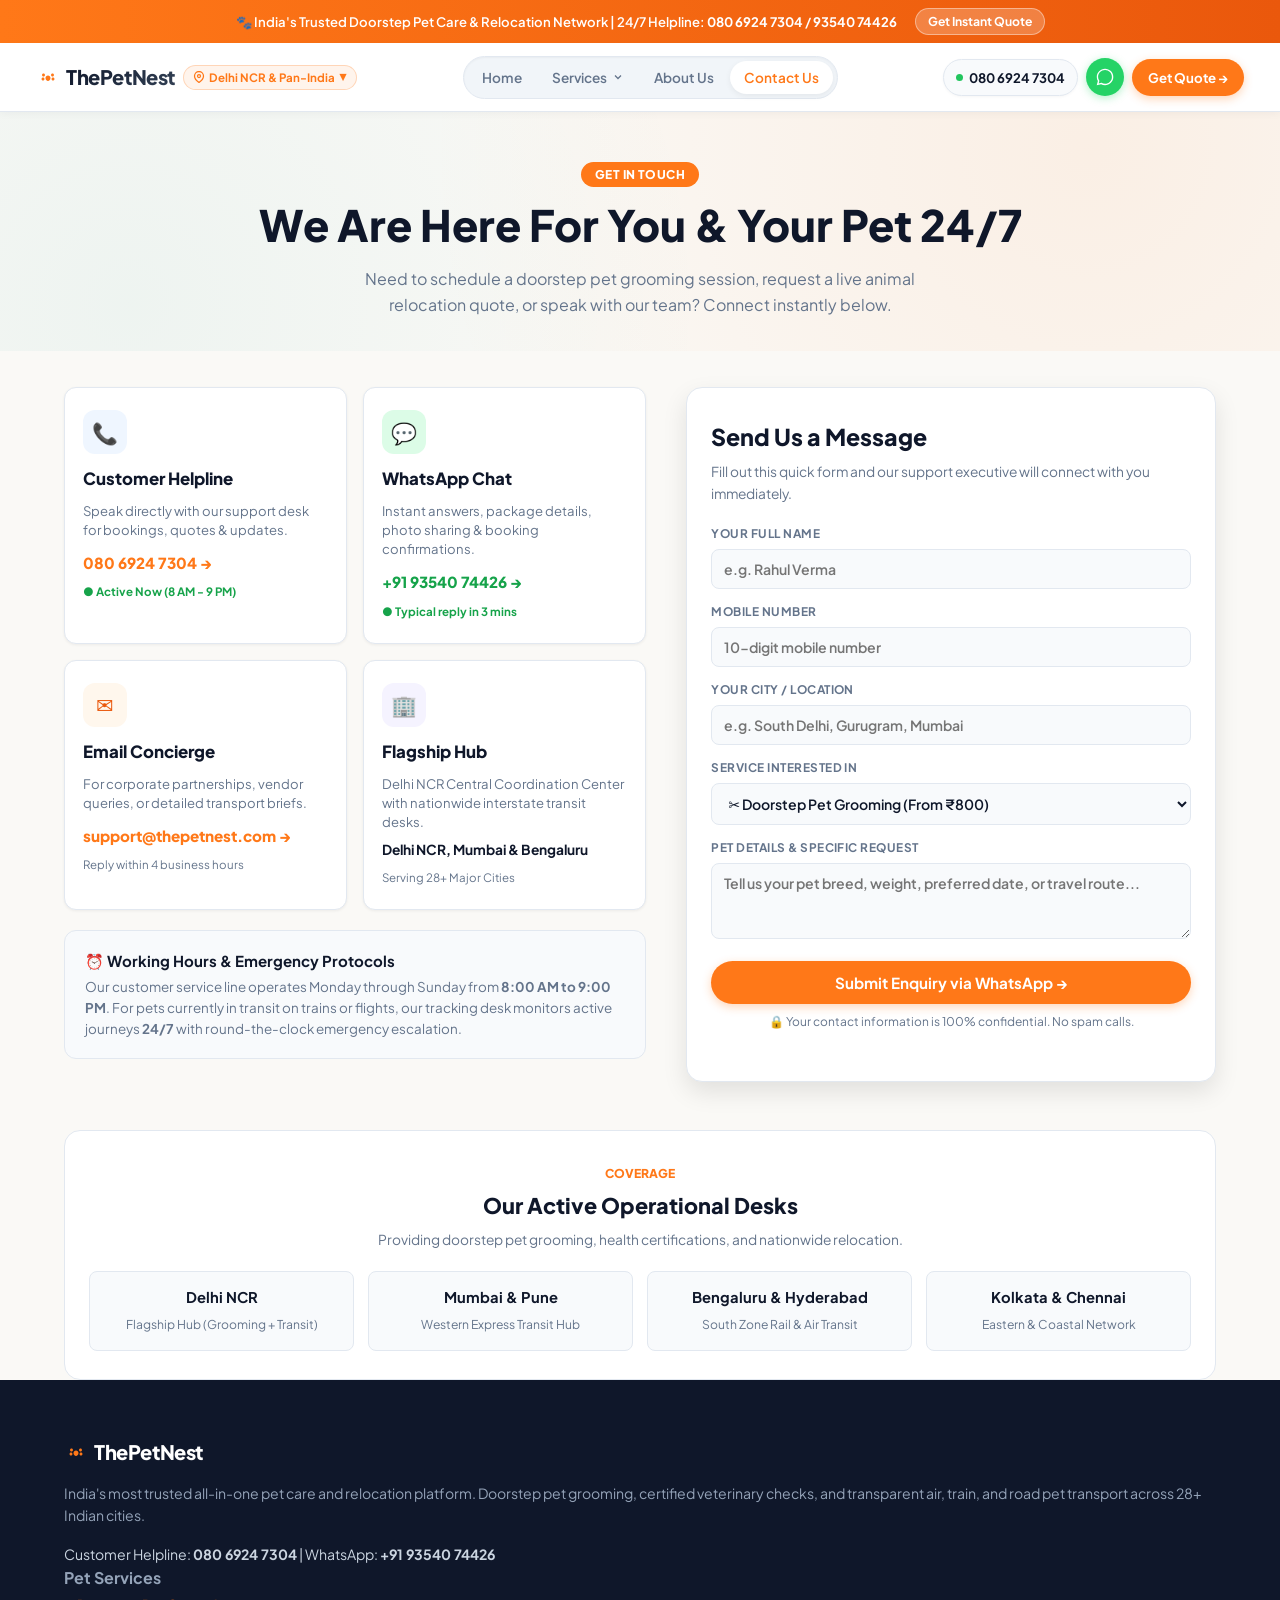
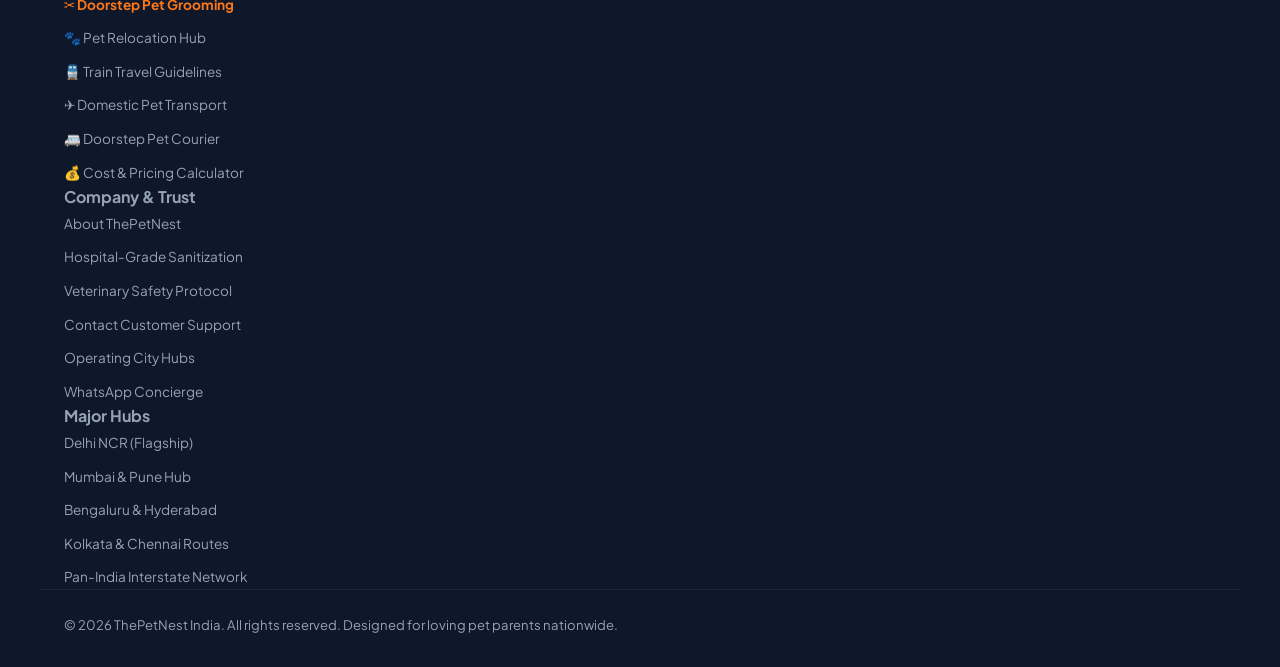
<file: contact.html>
﻿<!DOCTYPE html>
<html lang="en">
<head>
  <meta charset="UTF-8">
  <meta name="viewport" content="width=device-width, initial-scale=1.0">
  <title>Contact Us | ThePetNest - 24/7 Pet Care &amp; Relocation Support</title>
  <meta name="description" content="Get in touch with ThePetNest. Call 080 6924 7304 or chat on WhatsApp +91 93540 74426 for instant pet grooming bookings and relocation quotes across India.">
  <link rel="canonical" href="https://thepetnest.com/contact.html">
  <link rel="icon" type="image/png" href="//dm6g3jbka53hp.cloudfront.net/static-images/thepetnest-favicon.png">
  <link rel="preconnect" href="https://fonts.googleapis.com">
  <link rel="preconnect" href="https://fonts.gstatic.com" crossorigin>
  <link href="https://fonts.googleapis.com/css2?family=Plus+Jakarta+Sans:wght@400;500;600;700;800&display=swap" rel="stylesheet">
  <link rel="stylesheet" href="styles.css">
  <style>
    /* === 14-INCH LAPTOP & MOBILE OPTIMIZED NAV STYLES === */
    :root {
      --primary: #FF7818;
      --primary-hover: #E0650D;
      --primary-light: #FFF4EC;
      --text-dark: #0F172A;
      --text-muted: #64748B;
      --border-color: #E2E8F0;
      --radius-sm: 8px;
      --radius-md: 12px;
      --radius-lg: 16px;
      --shadow-sm: 0 1px 3px rgba(0,0,0,0.06);
      --shadow-md: 0 4px 12px rgba(0,0,0,0.08);
      --shadow-lg: 0 10px 25px rgba(0,0,0,0.1);
      --transition: all 0.2s cubic-bezier(0.16, 1, 0.3, 1);
    }

    * { box-sizing: border-box; }
    body { margin: 0; padding: 0; overflow-x: hidden; width: 100%; }

    .top-bar-alert {
      background: linear-gradient(90deg, #FF7818 0%, #EA580C 100%);
      color: #FFF;
      text-align: center;
      padding: 8px 14px;
      font-size: 0.82rem;
      font-weight: 600;
      display: flex;
      align-items: center;
      justify-content: center;
      gap: 12px;
      flex-wrap: wrap;
    }
    .top-bar-alert a {
      background: rgba(255, 255, 255, 0.22);
      color: #FFF;
      padding: 3px 12px;
      border-radius: 9999px;
      font-weight: 700;
      font-size: 0.76rem;
      text-decoration: none;
      border: 1px solid rgba(255,255,255,0.4);
    }
    .top-bar-alert a:hover { background: #FFF; color: var(--primary); }

    .site-header {
      background: rgba(255, 255, 255, 0.98);
      backdrop-filter: blur(12px);
      position: sticky;
      top: 0;
      z-index: 1000;
      border-bottom: 1px solid var(--border-color);
      box-shadow: 0 2px 8px rgba(15, 23, 42, 0.04);
      width: 100%;
    }
    .site-header__inner {
      display: flex;
      align-items: center;
      justify-content: space-between;
      height: 68px;
      gap: 12px;
      width: 100%;
      max-width: 1240px;
      margin: 0 auto;
      padding: 0 16px;
    }
    .header-brand-group {
      display: flex;
      align-items: center;
      gap: 8px;
      flex-shrink: 0;
    }
    .brand-logo {
      display: inline-flex;
      align-items: center;
      gap: 6px;
      font-size: 1.25rem;
      font-weight: 800;
      color: var(--text-dark);
      text-decoration: none;
      white-space: nowrap;
    }
    .brand-logo svg { color: var(--primary); flex-shrink: 0; }
    .brand-logo .brand-name {
      background: linear-gradient(135deg, #0F172A, #334155);
      -webkit-background-clip: text;
      -webkit-text-fill-color: transparent;
    }
    .city-pill-btn {
      background: #FFF4EC;
      color: var(--primary);
      border: 1px solid rgba(255, 120, 24, 0.25);
      font-size: 0.72rem;
      font-weight: 700;
      padding: 4px 9px;
      border-radius: 9999px;
      display: inline-flex;
      align-items: center;
      gap: 4px;
      cursor: pointer;
      white-space: nowrap;
      flex-shrink: 0;
    }
    .city-pill-btn:hover { background: var(--primary); color: #FFF; }

    /* Desktop 4-Item Nav with Dropdown */
    .nav-links {
      display: none;
      align-items: center;
      background: #F1F5F9;
      padding: 4px;
      border-radius: 9999px;
      border: 1px solid #E2E8F0;
      gap: 2px;
      flex-shrink: 0;
    }
    @media (min-width: 992px) {
      .nav-links { display: inline-flex; }
    }
    .nav-link-btn {
      display: inline-flex;
      align-items: center;
      gap: 5px;
      padding: 6px 14px;
      font-size: 0.85rem;
      font-weight: 600;
      color: var(--text-muted);
      border-radius: 9999px;
      white-space: nowrap;
      text-decoration: none;
      border: none;
      background: transparent;
      cursor: pointer;
      transition: var(--transition);
    }
    .nav-link-btn:hover, .nav-link-btn.active {
      color: var(--primary);
      background: #FFF;
      box-shadow: 0 2px 6px rgba(0,0,0,0.06);
    }

    /* Dropdown Component */
    .nav-dropdown {
      position: relative;
      display: inline-block;
    }
    .nav-dropdown .dropdown-toggle {
      display: inline-flex;
      align-items: center;
      gap: 5px;
    }
    .nav-dropdown .dropdown-chevron {
      transition: transform 0.25s ease;
    }
    .nav-dropdown:hover .dropdown-chevron,
    .nav-dropdown.open .dropdown-chevron {
      transform: rotate(180deg);
    }
    .dropdown-menu {
      display: none;
      position: absolute;
      top: calc(100% + 10px);
      left: 50%;
      transform: translateX(-50%);
      background: #FFF;
      min-width: 330px;
      border-radius: 14px;
      box-shadow: 0 16px 36px rgba(15, 23, 42, 0.16), 0 0 0 1px rgba(0,0,0,0.06);
      padding: 8px;
      z-index: 1050;
    }
    .nav-dropdown:hover .dropdown-menu,
    .nav-dropdown.open .dropdown-menu {
      display: block;
    }
    .dropdown-menu-header {
      padding: 6px 12px 6px 12px;
      font-size: 0.7rem;
      font-weight: 800;
      color: #94A3B8;
      text-transform: uppercase;
      letter-spacing: 0.05em;
      border-bottom: 1px solid #F1F5F9;
      margin-bottom: 4px;
    }
    .dropdown-item {
      display: flex;
      align-items: center;
      gap: 10px;
      padding: 9px 12px;
      border-radius: 10px;
      text-decoration: none;
      color: var(--text-dark);
      transition: background 0.15s ease;
    }
    .dropdown-item:hover, .dropdown-item.active {
      background: #FFF4EC;
    }
    .dropdown-item-icon {
      width: 34px;
      height: 34px;
      border-radius: 8px;
      display: flex;
      align-items: center;
      justify-content: center;
      font-size: 1.05rem;
      flex-shrink: 0;
    }
    .dropdown-item-text {
      flex: 1;
      display: flex;
      flex-direction: column;
      line-height: 1.25;
    }
    .dropdown-item-text strong {
      font-size: 0.86rem;
      color: var(--text-dark);
      font-weight: 700;
    }
    .dropdown-item:hover .dropdown-item-text strong {
      color: var(--primary);
    }
    .dropdown-item-text span {
      font-size: 0.71rem;
      color: var(--text-muted);
      margin-top: 1px;
    }
    .dropdown-badge {
      font-size: 0.6rem;
      font-weight: 800;
      padding: 2px 6px;
      border-radius: 9999px;
      color: #FFF;
      text-transform: uppercase;
      letter-spacing: 0.04em;
      flex-shrink: 0;
    }

    /* Right Header Actions (Phone, WhatsApp, CTA, Toggle) */
    .header-cta-group {
      display: flex;
      align-items: center;
      gap: 8px;
      flex-shrink: 0;
    }
    .header-btn-phone {
      display: none;
      align-items: center;
      gap: 6px;
      padding: 7px 12px;
      border-radius: 9999px;
      background: #F8FAFC;
      border: 1px solid var(--border-color);
      font-size: 0.82rem;
      font-weight: 700;
      color: var(--text-dark);
      white-space: nowrap;
      text-decoration: none;
      flex-shrink: 0;
    }
    @media (min-width: 1200px) {
      .header-btn-phone { display: inline-flex; }
    }
    .header-btn-phone:hover { border-color: var(--primary); color: var(--primary); }
    .live-dot { width: 7px; height: 7px; border-radius: 50%; background: #22C55E; display: inline-block; }

    .header-btn-whatsapp {
      display: inline-flex;
      align-items: center;
      justify-content: center;
      width: 38px;
      height: 38px;
      border-radius: 50%;
      background: #25D366;
      color: #FFF;
      box-shadow: 0 2px 8px rgba(37, 211, 102, 0.35);
      flex-shrink: 0;
      text-decoration: none;
      transition: transform 0.2s ease;
    }
    .header-btn-whatsapp:hover { transform: scale(1.06); }

    .header-btn-primary {
      display: inline-flex;
      align-items: center;
      gap: 5px;
      background: var(--primary);
      color: #FFF;
      padding: 8px 16px;
      border-radius: 9999px;
      font-size: 0.83rem;
      font-weight: 700;
      box-shadow: 0 3px 10px rgba(255, 120, 24, 0.3);
      white-space: nowrap;
      text-decoration: none;
      flex-shrink: 0;
      transition: var(--transition);
    }
    .header-btn-primary:hover {
      background: var(--primary-hover);
      transform: translateY(-1px);
    }

    .mobile-menu-toggle {
      display: flex;
      flex-direction: column;
      gap: 5px;
      padding: 8px;
      background: none;
      border: none;
      cursor: pointer;
    }
    @media (min-width: 992px) {
      .mobile-menu-toggle { display: none; }
    }
    .mobile-menu-toggle span {
      display: block;
      width: 20px;
      height: 2px;
      background: var(--text-dark);
      border-radius: 2px;
    }

    /* Mobile Drawer */
    .mobile-nav-drawer {
      display: none;
      position: fixed;
      top: 68px;
      left: 0;
      width: 100%;
      height: calc(100vh - 68px);
      background: #FFF;
      z-index: 999;
      overflow-y: auto;
      padding: 20px 18px;
      box-shadow: 0 10px 30px rgba(0,0,0,0.1);
    }
    .mobile-nav-drawer.open { display: block; }
    .mobile-nav-list { display: flex; flex-direction: column; gap: 8px; }
    .mobile-nav-item {
      display: flex;
      align-items: center;
      justify-content: space-between;
      padding: 12px 16px;
      border-radius: var(--radius-md);
      background: #F8FAFC;
      border: 1px solid var(--border-color);
      font-weight: 600;
      font-size: 0.94rem;
      text-decoration: none;
      color: var(--text-dark);
    }
    .mobile-nav-item:hover, .mobile-nav-item.active {
      background: var(--primary-light);
      border-color: rgba(255,120,24,0.3);
      color: var(--primary);
    }
    .mobile-services-accordion {
      border: 1px solid var(--border-color);
      border-radius: var(--radius-md);
      background: #F8FAFC;
      overflow: hidden;
    }
    .mobile-services-title {
      display: flex;
      align-items: center;
      justify-content: space-between;
      padding: 12px 16px;
      font-weight: 700;
      font-size: 0.94rem;
      color: var(--text-dark);
      cursor: pointer;
    }
    .mobile-services-items {
      display: flex;
      flex-direction: column;
      gap: 3px;
      padding: 6px 12px 12px 12px;
      border-top: 1px solid #E2E8F0;
      background: #FFF;
    }
    .mobile-service-subitem {
      display: flex;
      align-items: center;
      justify-content: space-between;
      padding: 10px 12px;
      font-size: 0.88rem;
      font-weight: 600;
      color: var(--text-dark);
      text-decoration: none;
      border-radius: 8px;
    }
    .mobile-service-subitem:hover, .mobile-service-subitem.active {
      background: #FFF4EC;
      color: var(--primary);
    }

    /* Contact Page Specific Styles */
    .contact-hero {
      padding: 48px 0 34px 0;
      background: radial-gradient(circle at 85% 15%, rgba(255, 120, 24, 0.08) 0%, transparent 60%),
                  radial-gradient(circle at 10% 80%, rgba(13, 148, 136, 0.05) 0%, transparent 50%);
      text-align: center;
    }
    .contact-hero h1 {
      font-size: clamp(2rem, 3.5vw, 2.7rem);
      font-weight: 800;
      color: var(--text-dark);
      margin: 12px auto 14px auto;
      line-height: 1.25;
    }
    .contact-hero p {
      font-size: 1rem;
      color: var(--text-muted);
      max-width: 620px;
      margin: 0 auto;
      line-height: 1.6;
    }

    .contact-grid {
      display: grid;
      grid-template-columns: 1fr;
      gap: 32px;
      margin-top: 36px;
    }
    @media (min-width: 992px) {
      .contact-grid { grid-template-columns: 1.1fr 1fr; gap: 40px; }
    }

    .contact-cards-stack {
      display: grid;
      grid-template-columns: 1fr;
      gap: 16px;
    }
    @media (min-width: 600px) {
      .contact-cards-stack { grid-template-columns: 1fr 1fr; }
    }
    .contact-card {
      background: #FFF;
      border: 1px solid var(--border-color);
      border-radius: var(--radius-md);
      padding: 22px 18px;
      box-shadow: var(--shadow-sm);
      display: flex;
      flex-direction: column;
      gap: 8px;
      transition: var(--transition);
    }
    .contact-card:hover {
      border-color: rgba(255, 120, 24, 0.4);
      transform: translateY(-2px);
      box-shadow: var(--shadow-md);
    }
    .card-icon-badge {
      width: 44px;
      height: 44px;
      border-radius: 12px;
      display: flex;
      align-items: center;
      justify-content: center;
      font-size: 1.3rem;
      margin-bottom: 4px;
    }
    .contact-card h3 {
      font-size: 1.05rem;
      font-weight: 800;
      color: var(--text-dark);
      margin: 0;
    }
    .contact-card p {
      font-size: 0.82rem;
      color: var(--text-muted);
      line-height: 1.45;
      margin: 0;
    }
    .contact-link {
      font-size: 0.95rem;
      font-weight: 800;
      color: var(--primary);
      text-decoration: none;
      margin-top: 4px;
      display: inline-flex;
      align-items: center;
      gap: 4px;
    }

    .form-card {
      background: #FFF;
      border: 1px solid var(--border-color);
      border-radius: var(--radius-lg);
      padding: 30px 24px;
      box-shadow: var(--shadow-lg);
    }
    .form-card h2 {
      font-size: 1.45rem;
      font-weight: 800;
      color: var(--text-dark);
      margin-bottom: 6px;
    }
    .form-card p {
      font-size: 0.86rem;
      color: var(--text-muted);
      margin-bottom: 20px;
    }
    .form-field-group {
      display: flex;
      flex-direction: column;
      gap: 5px;
      margin-bottom: 14px;
    }
    .form-field-group label {
      font-size: 0.74rem;
      font-weight: 700;
      color: var(--text-muted);
      text-transform: uppercase;
      letter-spacing: 0.04em;
    }
    .form-field-group input, .form-field-group select, .form-field-group textarea {
      padding: 10px 12px;
      border: 1px solid var(--border-color);
      border-radius: var(--radius-sm);
      font-family: inherit;
      font-size: 0.88rem;
      font-weight: 600;
      color: var(--text-dark);
      background: #F8FAFC;
      outline: none;
      transition: var(--transition);
    }
    .form-field-group input:focus, .form-field-group select:focus, .form-field-group textarea:focus {
      border-color: var(--primary);
      background: #FFF;
      box-shadow: 0 0 0 3px rgba(255, 120, 24, 0.15);
    }

    .hubs-strip {
      background: #FFF;
      border: 1px solid var(--border-color);
      border-radius: var(--radius-lg);
      padding: 28px 24px;
      margin-top: 48px;
    }
  </style>
</head>
<body>
  <!-- Top Announcement Bar -->
  <div class="top-bar-alert">
    <span>🐾 India's Trusted Doorstep Pet Care &amp; Relocation Network | 24/7 Helpline: <strong>080 6924 7304</strong> / <strong>93540 74426</strong></span>
    <a href="contact.html">Get Instant Quote</a>
  </div>

  <!-- Header & Navigation -->
  <header class="site-header" id="main-header">
    <div class="site-header__inner">
      <div class="header-brand-group">
        <a href="index.html" class="brand-logo" title="ThePetNest Homepage">
          <svg width="24" height="24" viewBox="0 0 24 24" fill="currentColor"><path d="M12 10.5c-1.38 0-2.5 1.12-2.5 2.5 0 1.66 1.12 3 2.5 3s2.5-1.34 2.5-3c0-1.38-1.12-2.5-2.5-2.5zm-4.5-2c-.83 0-1.5.67-1.5 1.5s.67 1.5 1.5 1.5 1.5-.67 1.5-1.5-.67-1.5-1.5-1.5zm9 0c-.83 0-1.5.67-1.5 1.5s.67 1.5 1.5 1.5 1.5-.67 1.5-1.5-.67-1.5-1.5-1.5zm-9.5 4c-.83 0-1.5.67-1.5 1.5s.67 1.5 1.5 1.5 1.5-.67 1.5-1.5-.67-1.5-1.5-1.5zm10 0c-.83 0-1.5.67-1.5 1.5s.67 1.5 1.5 1.5 1.5-.67 1.5-1.5-.67-1.5-1.5-1.5z"/></svg>
          <span class="brand-name">ThePetNest</span>
        </a>
        <button type="button" class="city-pill-btn" onclick="alert('Operating across Delhi NCR, Mumbai, Bengaluru, Hyderabad, Pune, Chennai, Kolkata, and 28+ cities across India!')" aria-label="Serving Delhi NCR and Pan India">
          <svg width="12" height="12" viewBox="0 0 24 24" fill="none" stroke="currentColor" stroke-width="2.5"><path d="M21 10c0 7-9 13-9 13s-9-6-9-13a9 9 0 0 1 18 0z"/><circle cx="12" cy="10" r="3"/></svg>
          <span>Delhi NCR &amp; Pan-India</span>
          <small>▼</small>
        </button>
      </div>

      <!-- Desktop Nav (Home, Services Dropdown, About Us, Contact Us) -->
      <nav class="nav-links" aria-label="Main Navigation">
        <a href="index.html" class="nav-link-btn ">
          <span>Home</span>
        </a>

        <!-- Services Dropdown with all 6 Specialized Services -->
        <div class="nav-dropdown" id="servicesDropdown">
          <button type="button" class="nav-link-btn dropdown-toggle " aria-expanded="false" onclick="toggleDropdown(event)">
            <span>Services</span>
            <svg class="dropdown-chevron" width="12" height="12" viewBox="0 0 24 24" fill="none" stroke="currentColor" stroke-width="2.5"><path d="M6 9l6 6 6-6"/></svg>
          </button>
          <div class="dropdown-menu">
            <div class="dropdown-menu-header">Our Specialized Pet Care &amp; Transit</div>
            <a href="grooming.html" class="dropdown-item ">
              <div class="dropdown-item-icon" style="background:#FFF4EC; color:#FF7818;">✂️</div>
              <div class="dropdown-item-text">
                <strong>Doorstep Pet Grooming</strong>
                <span>Sanitized in-home baths, breed haircuts &amp; spa</span>
              </div>
              <span class="dropdown-badge" style="background:#FF7818;">Doorstep</span>
            </a>
            <a href="pet-relocation.html" class="dropdown-item ">
              <div class="dropdown-item-icon" style="background:#E6FFFA; color:#0D9488;">🐾</div>
              <div class="dropdown-item-text">
                <strong>Pet Relocation Hub</strong>
                <span>Pan-India dedicated air, train &amp; road moves</span>
              </div>
              <span class="dropdown-badge" style="background:#0D9488;">Hub</span>
            </a>
            <a href="pet-relocation-by-train.html" class="dropdown-item ">
              <div class="dropdown-item-icon" style="background:#EFF6FF; color:#2563EB;">🚆</div>
              <div class="dropdown-item-text">
                <strong>Train Travel Guidelines</strong>
                <span>IRCTC 1st AC coupe booking, parcel rules &amp; vet checks</span>
              </div>
              <span class="dropdown-badge" style="background:#2563EB;">IRCTC</span>
            </a>
            <a href="domestic-pet-transport.html" class="dropdown-item ">
              <div class="dropdown-item-icon" style="background:#FFF7ED; color:#EA580C;">✈️</div>
              <div class="dropdown-item-text">
                <strong>Domestic Pet Transport</strong>
                <span>Doorstep pan-India flight &amp; road pet relocation</span>
              </div>
            </a>
            <a href="pet-courier-service.html" class="dropdown-item ">
              <div class="dropdown-item-icon" style="background:#F5F3FF; color:#7C3AED;">🚐</div>
              <div class="dropdown-item-text">
                <strong>Door-to-Door Pet Courier</strong>
                <span>Dedicated handlers with climate-controlled travel</span>
              </div>
            </a>
            <a href="pet-relocation-cost.html" class="dropdown-item ">
              <div class="dropdown-item-icon" style="background:#F0FDF4; color:#16A34A;">💰</div>
              <div class="dropdown-item-text">
                <strong>Pet Relocation Cost Guide</strong>
                <span>Transparent route rates, crate pricing &amp; quotes</span>
              </div>
              <span class="dropdown-badge" style="background:#16A34A;">Pricing</span>
            </a>
          </div>
        </div>

        <a href="about.html" class="nav-link-btn ">
          <span>About Us</span>
        </a>

        <a href="contact.html" class="nav-link-btn active">
          <span>Contact Us</span>
        </a>
      </nav>

      <!-- Right Header Actions (Phone, WhatsApp, CTA, Mobile Toggle) -->
      <div class="header-cta-group">
        <a href="tel:08069247304" class="header-btn-phone" title="Call Customer Helpline">
          <span class="live-dot"></span>
          <span>080 6924 7304</span>
        </a>

        <a href="https://wa.me/919354074426?text=Hi%20ThePetNest,%20I%20would%20like%20to%20enquire%20about%20your%20pet%20services." class="header-btn-whatsapp" target="_blank" rel="noopener" title="Chat on WhatsApp" aria-label="WhatsApp">
          <svg width="20" height="20" viewBox="0 0 24 24" fill="currentColor"><path d="M12.04 2C6.58 2 2.13 6.45 2.13 11.91C2.13 13.66 2.59 15.36 3.45 16.86L2.05 22L7.3 20.62C8.75 21.41 10.38 21.83 12.04 21.83C17.5 21.83 21.95 17.38 21.95 11.92C21.95 9.27 20.92 6.78 19.05 4.91C17.18 3.03 14.69 2 12.04 2M12.05 3.67C14.25 3.67 16.31 4.53 17.87 6.09C19.42 7.65 20.28 9.72 20.28 11.92C20.28 16.46 16.58 20.15 12.04 20.15C10.56 20.15 9.11 19.76 7.85 19L7.55 18.83L4.43 19.65L5.26 16.61L5.06 16.29C4.19 14.9 3.72 13.43 3.72 11.91C3.72 7.37 7.41 3.67 12.05 3.67Z"/></svg>
        </a>

        <a href="contact.html" class="header-btn-primary">
          <span>Get Quote →</span>
        </a>

        <button type="button" class="mobile-menu-toggle" aria-label="Toggle navigation" onclick="toggleMobileMenu()">
          <span></span>
          <span></span>
          <span></span>
        </button>
      </div>
    </div>

    <!-- Mobile Slide-Down Menu Drawer -->
    <div class="mobile-nav-drawer" id="mobileMenu">
      <div class="mobile-nav-list">
        <a href="index.html" class="mobile-nav-item " onclick="toggleMobileMenu()">
          <span>🏠 Home (All Services)</span>
          <span>→</span>
        </a>

        <div class="mobile-services-accordion">
          <div class="mobile-services-title" onclick="toggleMobileAccordion()">
            <span>🐾 Our Services (6 Categories)</span>
            <span id="accordionArrow">▼</span>
          </div>
          <div class="mobile-services-items" id="mobileServicesList">
            <a href="grooming.html" class="mobile-service-subitem " onclick="toggleMobileMenu()">
              <span>✂️ Doorstep Pet Grooming</span>
              <span class="dropdown-badge" style="background:#FF7818;">Doorstep</span>
            </a>
            <a href="pet-relocation.html" class="mobile-service-subitem " onclick="toggleMobileMenu()">
              <span>🐾 Pet Relocation Hub</span>
              <span class="dropdown-badge" style="background:#0D9488;">Hub</span>
            </a>
            <a href="pet-relocation-by-train.html" class="mobile-service-subitem " onclick="toggleMobileMenu()">
              <span>🚆 Train Travel Guidelines</span>
              <span class="dropdown-badge" style="background:#2563EB;">IRCTC</span>
            </a>
            <a href="domestic-pet-transport.html" class="mobile-service-subitem " onclick="toggleMobileMenu()">
              <span>✈️ Domestic Pet Transport</span>
              <span>→</span>
            </a>
            <a href="pet-courier-service.html" class="mobile-service-subitem " onclick="toggleMobileMenu()">
              <span>🚐 Door-to-Door Pet Courier</span>
              <span>→</span>
            </a>
            <a href="pet-relocation-cost.html" class="mobile-service-subitem " onclick="toggleMobileMenu()">
              <span>💰 Pet Relocation Cost Guide</span>
              <span class="dropdown-badge" style="background:#16A34A;">Pricing</span>
            </a>
          </div>
        </div>

        <a href="about.html" class="mobile-nav-item " onclick="toggleMobileMenu()">
          <span>ℹ️ About Us &amp; Mission</span>
          <span>→</span>
        </a>

        <a href="contact.html" class="mobile-nav-item active" onclick="toggleMobileMenu()">
          <span>📞 Contact &amp; Support</span>
          <span>→</span>
        </a>
      </div>

      <div style="margin-top: 18px; display:flex; flex-direction:column; gap:10px;">
        <a href="tel:08069247304" class="header-btn-phone" style="display:inline-flex; justify-content:center; padding:11px 16px;">
          <span class="live-dot"></span>
          <span>Call Helpline: 080 6924 7304</span>
        </a>
        <a href="https://wa.me/919354074426?text=Hi%20ThePetNest,%20I%20would%20like%20to%20book%20a%20pet%20service." target="_blank" rel="noopener" class="header-btn-whatsapp" style="width:100%; height:44px; border-radius:9999px; gap:8px; font-weight:700;">
          <svg width="20" height="20" viewBox="0 0 24 24" fill="currentColor"><path d="M12.04 2C6.58 2 2.13 6.45 2.13 11.91C2.13 13.66 2.59 15.36 3.45 16.86L2.05 22L7.3 20.62C8.75 21.41 10.38 21.83 12.04 21.83C17.5 21.83 21.95 17.38 21.95 11.92C21.95 9.27 20.92 6.78 19.05 4.91C17.18 3.03 14.69 2 12.04 2M12.05 3.67C14.25 3.67 16.31 4.53 17.87 6.09C19.42 7.65 20.28 9.72 20.28 11.92C20.28 16.46 16.58 20.15 12.04 20.15C10.56 20.15 9.11 19.76 7.85 19L7.55 18.83L4.43 19.65L5.26 16.61L5.06 16.29C4.19 14.9 3.72 13.43 3.72 11.91C3.72 7.37 7.41 3.67 12.05 3.67Z"/></svg>
          <span>Chat on WhatsApp</span>
        </a>
      </div>
    </div>
  </header>

  <main>
    <section class="contact-hero">
      <div class="container">
        <span class="dropdown-badge" style="background:#FF7818; padding:5px 14px; font-size:0.75rem;">Get in Touch</span>
        <h1>We Are Here For You &amp; Your Pet 24/7</h1>
        <p>
          Need to schedule a doorstep pet grooming session, request a live animal relocation quote, or speak with our team? Connect instantly below.
        </p>
      </div>
    </section>

    <div class="container">
      <div class="contact-grid">
        <!-- Left: Contact Details Cards -->
        <div>
          <div class="contact-cards-stack">
            <!-- Card 1: Phone Helpline -->
            <div class="contact-card">
              <div class="card-icon-badge" style="background:#EFF6FF; color:#2563EB;">📞</div>
              <h3>Customer Helpline</h3>
              <p>Speak directly with our support desk for bookings, quotes &amp; updates.</p>
              <a href="tel:08069247304" class="contact-link">080 6924 7304 &rarr;</a>
              <span style="font-size:0.72rem; color:#16A34A; font-weight:700;">● Active Now (8 AM - 9 PM)</span>
            </div>

            <!-- Card 2: WhatsApp Concierge -->
            <div class="contact-card">
              <div class="card-icon-badge" style="background:#DCFCE7; color:#16A34A;">💬</div>
              <h3>WhatsApp Chat</h3>
              <p>Instant answers, package details, photo sharing &amp; booking confirmations.</p>
              <a href="https://wa.me/919354074426?text=Hi%20ThePetNest,%20I%20have%20an%20enquiry%20regarding%20your%20services." target="_blank" rel="noopener" class="contact-link" style="color:#16A34A;">+91 93540 74426 &rarr;</a>
              <span style="font-size:0.72rem; color:#16A34A; font-weight:700;">● Typical reply in 3 mins</span>
            </div>

            <!-- Card 3: Email Support -->
            <div class="contact-card">
              <div class="card-icon-badge" style="background:#FFF7ED; color:#EA580C;">✉️</div>
              <h3>Email Concierge</h3>
              <p>For corporate partnerships, vendor queries, or detailed transport briefs.</p>
              <a href="mailto:support@thepetnest.com" class="contact-link">support@thepetnest.com &rarr;</a>
              <span style="font-size:0.72rem; color:var(--text-muted);">Reply within 4 business hours</span>
            </div>

            <!-- Card 4: Operating Network -->
            <div class="contact-card">
              <div class="card-icon-badge" style="background:#F5F3FF; color:#7C3AED;">🏢</div>
              <h3>Flagship Hub</h3>
              <p>Delhi NCR Central Coordination Center with nationwide interstate transit desks.</p>
              <span style="font-size:0.86rem; font-weight:700; color:var(--text-dark);">Delhi NCR, Mumbai &amp; Bengaluru</span>
              <span style="font-size:0.72rem; color:var(--text-muted);">Serving 28+ Major Cities</span>
            </div>
          </div>

          <!-- Operating Hours Box -->
          <div style="background:#F8FAFC; border:1px solid var(--border-color); border-radius:var(--radius-md); padding:18px 20px; margin-top:20px;">
            <strong style="display:block; font-size:0.94rem; color:var(--text-dark); margin-bottom:4px;">⏰ Working Hours &amp; Emergency Protocols</strong>
            <p style="font-size:0.84rem; color:var(--text-muted); line-height:1.55; margin:0;">
              Our customer service line operates Monday through Sunday from <strong>8:00 AM to 9:00 PM</strong>. For pets currently in transit on trains or flights, our tracking desk monitors active journeys <strong>24/7</strong> with round-the-clock emergency escalation.
            </p>
          </div>
        </div>

        <!-- Right: Interactive Contact Form -->
        <div class="form-card">
          <h2>Send Us a Message</h2>
          <p>Fill out this quick form and our support executive will connect with you immediately.</p>

          <form onsubmit="handleContactSubmit(event)">
            <div class="form-field-group">
              <label for="c-name">Your Full Name</label>
              <input type="text" id="c-name" placeholder="e.g. Rahul Verma" required>
            </div>

            <div class="form-field-group">
              <label for="c-phone">Mobile Number</label>
              <input type="tel" id="c-phone" placeholder="10-digit mobile number" maxlength="10" required>
            </div>

            <div class="form-field-group">
              <label for="c-city">Your City / Location</label>
              <input type="text" id="c-city" placeholder="e.g. South Delhi, Gurugram, Mumbai" required>
            </div>

            <div class="form-field-group">
              <label for="c-service">Service Interested In</label>
              <select id="c-service">
                <option value="Doorstep Pet Grooming">✂️ Doorstep Pet Grooming (From ₹800)</option>
                <option value="Pet Relocation Hub">🐾 Pet Relocation Hub (All-India)</option>
                <option value="Train Pet Travel">🚆 IRCTC Train Travel Guidelines &amp; Booking</option>
                <option value="Domestic Pet Transport">✈️ Domestic Flight &amp; Road Pet Transport</option>
                <option value="Pet Courier Service">🚐 Door-to-Door Pet Courier</option>
                <option value="Cost & Price Guide">💰 Pet Relocation Cost Inquiry</option>
                <option value="Other Service">🩺 Vet Care / Training / Boarding Inquiry</option>
              </select>
            </div>

            <div class="form-field-group">
              <label for="c-message">Pet Details &amp; Specific Request</label>
              <textarea id="c-message" rows="3" placeholder="Tell us your pet breed, weight, preferred date, or travel route..."></textarea>
            </div>

            <button type="submit" class="header-btn-primary" style="width:100%; justify-content:center; padding:12px 20px; font-size:0.95rem; margin-top:8px;">
              <span>Submit Enquiry via WhatsApp →</span>
            </button>
            <p style="text-align:center; font-size:0.75rem; color:var(--text-muted); margin-top:8px;">
              🔒 Your contact information is 100% confidential. No spam calls.
            </p>
          </form>
        </div>
      </div>

      <!-- Operating Cities Grid -->
      <div class="hubs-strip" id="operating-hubs">
        <div style="text-align:center; margin-bottom:20px;">
          <span style="font-size:0.76rem; font-weight:800; color:var(--primary); text-transform:uppercase;">Coverage</span>
          <h3 style="font-size:1.35rem; font-weight:800; color:var(--text-dark); margin:4px 0 6px 0;">Our Active Operational Desks</h3>
          <p style="font-size:0.86rem; color:var(--text-muted); margin:0;">Providing doorstep pet grooming, health certifications, and nationwide relocation.</p>
        </div>

        <div style="display:grid; grid-template-columns:repeat(auto-fit, minmax(180px, 1fr)); gap:14px; text-align:center;">
          <div style="padding:14px; background:#F8FAFC; border-radius:var(--radius-sm); border:1px solid var(--border-color);">
            <strong style="display:block; color:var(--text-dark); font-size:0.92rem;">Delhi NCR</strong>
            <span style="font-size:0.76rem; color:var(--text-muted);">Flagship Hub (Grooming + Transit)</span>
          </div>
          <div style="padding:14px; background:#F8FAFC; border-radius:var(--radius-sm); border:1px solid var(--border-color);">
            <strong style="display:block; color:var(--text-dark); font-size:0.92rem;">Mumbai &amp; Pune</strong>
            <span style="font-size:0.76rem; color:var(--text-muted);">Western Express Transit Hub</span>
          </div>
          <div style="padding:14px; background:#F8FAFC; border-radius:var(--radius-sm); border:1px solid var(--border-color);">
            <strong style="display:block; color:var(--text-dark); font-size:0.92rem;">Bengaluru &amp; Hyderabad</strong>
            <span style="font-size:0.76rem; color:var(--text-muted);">South Zone Rail &amp; Air Transit</span>
          </div>
          <div style="padding:14px; background:#F8FAFC; border-radius:var(--radius-sm); border:1px solid var(--border-color);">
            <strong style="display:block; color:var(--text-dark); font-size:0.92rem;">Kolkata &amp; Chennai</strong>
            <span style="font-size:0.76rem; color:var(--text-muted);">Eastern &amp; Coastal Network</span>
          </div>
        </div>
      </div>
    </div>
  </main>

  <script>
    function handleContactSubmit(e) {
      e.preventDefault();
      const name = document.getElementById('c-name').value;
      const phone = document.getElementById('c-phone').value;
      const city = document.getElementById('c-city').value;
      const service = document.getElementById('c-service').value;
      const msg = document.getElementById('c-message').value;

      const text = Hi ThePetNest! I am submitting an inquiry:\n- Name: \n- Phone: \n- City: \n- Service: \n- Details: ;
      window.open(https://wa.me/919354074426?text=, '_blank');
    }
  </script>

  <!-- Global Unified Footer -->
  <footer class="site-footer">
    <div class="container footer-grid">
      <div>
        <a href="index.html" class="brand-logo" style="margin-bottom: 14px; color:#FFF;">
          <svg width="24" height="24" viewBox="0 0 24 24" fill="currentColor"><path d="M12 10.5c-1.38 0-2.5 1.12-2.5 2.5 0 1.66 1.12 3 2.5 3s2.5-1.34 2.5-3c0-1.38-1.12-2.5-2.5-2.5zm-4.5-2c-.83 0-1.5.67-1.5 1.5s.67 1.5 1.5 1.5 1.5-.67 1.5-1.5-.67-1.5-1.5-1.5zm9 0c-.83 0-1.5.67-1.5 1.5s.67 1.5 1.5 1.5 1.5-.67 1.5-1.5-.67-1.5-1.5-1.5zm-9.5 4c-.83 0-1.5.67-1.5 1.5s.67 1.5 1.5 1.5 1.5-.67 1.5-1.5-.67-1.5-1.5-1.5zm10 0c-.83 0-1.5.67-1.5 1.5s.67 1.5 1.5 1.5 1.5-.67 1.5-1.5-.67-1.5-1.5-1.5z"/></svg>
          <span style="color:#FFF;">ThePetNest</span>
        </a>
        <p style="font-size: 0.88rem; line-height: 1.6; margin-bottom: 16px; color:#94A3B8;">
          India's most trusted all-in-one pet care and relocation platform. Doorstep pet grooming, certified veterinary checks, and transparent air, train, and road pet transport across 28+ Indian cities.
        </p>
        <p style="font-size: 0.88rem; color:#CBD5E1;">Customer Helpline: <strong>080 6924 7304</strong> | WhatsApp: <strong>+91 93540 74426</strong></p>
      </div>

      <div class="footer-col">
        <h4>Pet Services</h4>
        <ul class="footer-links">
          <li><a href="grooming.html" style="color:var(--primary); font-weight:700;">✂️ Doorstep Pet Grooming</a></li>
          <li><a href="pet-relocation.html">🐾 Pet Relocation Hub</a></li>
          <li><a href="pet-relocation-by-train.html">🚆 Train Travel Guidelines</a></li>
          <li><a href="domestic-pet-transport.html">✈️ Domestic Pet Transport</a></li>
          <li><a href="pet-courier-service.html">🚐 Doorstep Pet Courier</a></li>
          <li><a href="pet-relocation-cost.html">💰 Cost &amp; Pricing Calculator</a></li>
        </ul>
      </div>

      <div class="footer-col">
        <h4>Company &amp; Trust</h4>
        <ul class="footer-links">
          <li><a href="about.html">About ThePetNest</a></li>
          <li><a href="about.html#hygiene">Hospital-Grade Sanitization</a></li>
          <li><a href="about.html#safety">Veterinary Safety Protocol</a></li>
          <li><a href="contact.html">Contact Customer Support</a></li>
          <li><a href="contact.html#operating-hubs">Operating City Hubs</a></li>
          <li><a href="https://wa.me/919354074426" target="_blank" rel="noopener">WhatsApp Concierge</a></li>
        </ul>
      </div>

      <div class="footer-col">
        <h4>Major Hubs</h4>
        <ul class="footer-links">
          <li><a href="grooming.html">Delhi NCR (Flagship)</a></li>
          <li><a href="domestic-pet-transport.html">Mumbai &amp; Pune Hub</a></li>
          <li><a href="domestic-pet-transport.html">Bengaluru &amp; Hyderabad</a></li>
          <li><a href="pet-relocation-by-train.html">Kolkata &amp; Chennai Routes</a></li>
          <li><a href="contact.html">Pan-India Interstate Network</a></li>
        </ul>
      </div>
    </div>

    <div class="container footer-bottom">
      <p>© 2026 ThePetNest India. All rights reserved. Designed for loving pet parents nationwide.</p>
    </div>
  </footer>

  <!-- Shared Navbar Dropdown Script -->
  <script>
    function toggleMobileMenu() {
      const menu = document.getElementById('mobileMenu');
      if (menu) menu.classList.toggle('open');
    }

    function toggleMobileAccordion() {
      const list = document.getElementById('mobileServicesList');
      const arrow = document.getElementById('accordionArrow');
      if (list) {
        if (list.style.display === 'none') {
          list.style.display = 'flex';
          if (arrow) arrow.textContent = '▲';
        } else {
          list.style.display = 'none';
          if (arrow) arrow.textContent = '▼';
        }
      }
    }

    function toggleDropdown(e) {
      e.stopPropagation();
      const dd = document.getElementById('servicesDropdown');
      if (dd) dd.classList.toggle('open');
    }

    document.addEventListener('click', function(e) {
      const dd = document.getElementById('servicesDropdown');
      if (dd && !dd.contains(e.target)) {
        dd.classList.remove('open');
      }
    });
  </script>
</body>
</html>
</file>
<file: styles.css>
/* ==========================================================================
   PetNest Pet Grooming Landing Page - Design System & Stylesheet
   Location: Delhi NCR Flagship
   Mobile-First, Responsive, High-Conversion Architecture
   ========================================================================== */

:root {
  --primary: #FF7818;
  --primary-hover: #E6660E;
  --primary-light: #FFF4EC;
  --primary-glow: rgba(255, 120, 24, 0.18);
  --secondary: #1E293B;
  --secondary-light: #334155;
  --accent-teal: #0D9488;
  --accent-teal-light: #F0FDFA;
  --success: #16A34A;
  --success-light: #DCFCE7;
  --warning: #F59E0B;
  --warning-light: #FEF3C7;
  --danger: #DC2626;
  --text-dark: #0F172A;
  --text-muted: #475569;
  --text-light: #94A3B8;
  --bg-page: #FAF9F6;
  --bg-card: #FFFFFF;
  --bg-soft: #F1F5F9;
  --border-color: #E2E8F0;
  --border-focus: #CBD5E1;
  --shadow-sm: 0 1px 2px 0 rgba(0, 0, 0, 0.05);
  --shadow-md: 0 4px 6px -1px rgba(0, 0, 0, 0.08), 0 2px 4px -2px rgba(0, 0, 0, 0.04);
  --shadow-lg: 0 10px 15px -3px rgba(0, 0, 0, 0.08), 0 4px 6px -4px rgba(0, 0, 0, 0.04);
  --shadow-xl: 0 20px 25px -5px rgba(0, 0, 0, 0.1), 0 8px 10px -6px rgba(0, 0, 0, 0.04);
  --radius-sm: 8px;
  --radius-md: 12px;
  --radius-lg: 20px;
  --radius-full: 9999px;
  --font-main: 'Plus Jakarta Sans', system-ui, -apple-system, BlinkMacSystemFont, 'Segoe UI', Roboto, sans-serif;
  --transition: all 0.25s cubic-bezier(0.4, 0, 0.2, 1);
  --container-max: 1200px;
}

*, *::before, *::after {
  box-sizing: border-box;
  margin: 0;
  padding: 0;
}

html {
  font-family: var(--font-main);
  background-color: var(--bg-page);
  color: var(--text-dark);
  line-height: 1.6;
  scroll-behavior: smooth;
  -webkit-font-smoothing: antialiased;
  overflow-x: hidden;
  width: 100%;
}

body {
  overflow-x: hidden;
  width: 100%;
  padding-bottom: 72px; /* Space for sticky mobile CTA */
}

@media (min-width: 992px) {
  body {
    padding-bottom: 0;
  }
}

img {
  max-width: 100%;
  height: auto;
  display: block;
}

a {
  color: inherit;
  text-decoration: none;
  transition: var(--transition);
}

button {
  font-family: inherit;
  cursor: pointer;
  border: none;
  background: none;
  transition: var(--transition);
}

.container {
  width: 100%;
  max-width: var(--container-max);
  margin: 0 auto;
  padding: 0 16px;
}

@media (min-width: 768px) {
  .container {
    padding: 0 24px;
  }
}

/* ==========================================================================
   Header & Navigation
   ========================================================================== */

.top-bar-alert {
  background: linear-gradient(90deg, #FF7818, #F97316);
  color: #FFFFFF;
  text-align: center;
  padding: 8px 12px;
  font-size: 0.85rem;
  font-weight: 600;
}

.top-bar-alert a {
  text-decoration: underline;
  margin-left: 6px;
  color: #FFF;
}

.site-header {
  background: rgba(255, 255, 255, 0.96);
  backdrop-filter: blur(14px);
  -webkit-backdrop-filter: blur(14px);
  position: sticky;
  top: 0;
  z-index: 1000;
  border-bottom: 1px solid var(--border-color);
  box-shadow: 0 2px 10px rgba(15, 23, 42, 0.05);
  transition: all 0.25s ease;
}

.site-header.scrolled {
  box-shadow: 0 4px 20px rgba(15, 23, 42, 0.09);
  background: rgba(255, 255, 255, 0.98);
}

.site-header__inner {
  display: flex;
  align-items: center;
  justify-content: space-between;
  gap: 12px;
  height: 70px;
  position: relative;
}

.brand-logo {
  display: inline-flex;
  align-items: center;
  gap: 6px;
  font-size: 1.3rem;
  font-weight: 800;
  color: var(--text-dark);
  text-decoration: none;
  flex-shrink: 0;
  white-space: nowrap;
  letter-spacing: -0.02em;
  transition: transform 0.2s ease;
}

.brand-logo:hover {
  transform: scale(1.02);
}

.brand-logo .paw-icon {
  font-size: 1.45rem;
  line-height: 1;
  display: inline-block;
  transition: transform 0.3s cubic-bezier(0.34, 1.56, 0.64, 1);
}

.brand-logo:hover .paw-icon {
  transform: rotate(-12deg) scale(1.15);
}

.brand-logo .brand-name {
  background: linear-gradient(135deg, #0F172A 30%, #334155 100%);
  -webkit-background-clip: text;
  -webkit-text-fill-color: transparent;
}

.brand-logo span.city-pill {
  background: linear-gradient(135deg, #FFF4EC, #FFE6D5);
  color: var(--primary);
  font-size: 0.72rem;
  font-weight: 700;
  padding: 3px 9px;
  border-radius: var(--radius-full);
  margin-left: 4px;
  border: 1px solid rgba(255, 120, 24, 0.25);
  display: inline-flex;
  align-items: center;
  gap: 4px;
  box-shadow: 0 1px 3px rgba(255, 120, 24, 0.1);
  white-space: nowrap;
}

/* Desktop Navigation Pills Track (Displayed only on >= 1140px to completely prevent overlap) */
.nav-links {
  display: none;
  align-items: center;
  background: #F1F5F9;
  padding: 4px;
  border-radius: var(--radius-full);
  border: 1px solid #E2E8F0;
  box-shadow: inset 0 1px 2px rgba(0, 0, 0, 0.04);
  gap: 2px;
  flex-shrink: 1;
}

@media (min-width: 1140px) {
  .nav-links {
    display: inline-flex;
  }
}

.nav-link-btn {
  display: inline-flex;
  align-items: center;
  justify-content: center;
  padding: 6px 12px;
  font-size: 0.83rem;
  font-weight: 600;
  color: var(--text-muted);
  border-radius: var(--radius-full);
  text-decoration: none;
  white-space: nowrap;
  transition: all 0.2s cubic-bezier(0.4, 0, 0.2, 1);
}

@media (min-width: 1240px) {
  .nav-link-btn {
    padding: 6px 14px;
    font-size: 0.86rem;
  }
}

.nav-link-btn:hover {
  color: var(--primary);
  background: #FFFFFF;
  box-shadow: 0 2px 6px rgba(0, 0, 0, 0.06);
  transform: translateY(-1px);
}

.nav-link-btn:active {
  transform: translateY(0);
}

/* Header Action Buttons Group */
.header-cta-group {
  display: flex;
  align-items: center;
  gap: 8px;
  flex-shrink: 0;
}

@media (min-width: 768px) {
  .header-cta-group {
    gap: 10px;
  }
}

/* Phone Support Pill Button */
.header-btn-phone {
  display: none;
  align-items: center;
  gap: 7px;
  padding: 7px 13px;
  border-radius: var(--radius-full);
  background: #FFFFFF;
  border: 1.5px solid var(--border-color);
  color: var(--text-dark);
  font-size: 0.84rem;
  font-weight: 700;
  text-decoration: none;
  white-space: nowrap;
  transition: all 0.2s ease;
  box-shadow: 0 1px 3px rgba(0, 0, 0, 0.04);
}

@media (min-width: 680px) {
  .header-btn-phone {
    display: inline-flex;
  }
}

.header-btn-phone:hover {
  border-color: var(--primary);
  color: var(--primary);
  background: var(--primary-light);
  transform: translateY(-1px);
  box-shadow: 0 3px 10px rgba(255, 120, 24, 0.15);
}

.header-btn-phone svg {
  color: var(--primary);
  flex-shrink: 0;
}

/* Live pulsating indicator dot */
.live-dot {
  width: 7px;
  height: 7px;
  border-radius: 50%;
  background-color: var(--success);
  display: inline-block;
  box-shadow: 0 0 0 0 rgba(22, 163, 74, 0.7);
  animation: livePulse 2s infinite;
}

@keyframes livePulse {
  0% {
    transform: scale(0.95);
    box-shadow: 0 0 0 0 rgba(22, 163, 74, 0.7);
  }
  70% {
    transform: scale(1);
    box-shadow: 0 0 0 6px rgba(22, 163, 74, 0);
  }
  100% {
    transform: scale(0.95);
    box-shadow: 0 0 0 0 rgba(22, 163, 74, 0);
  }
}

/* WhatsApp Direct Icon Button */
.header-btn-whatsapp {
  display: inline-flex;
  align-items: center;
  justify-content: center;
  width: 38px;
  height: 38px;
  border-radius: 50%;
  background: #25D366;
  color: #FFFFFF;
  text-decoration: none;
  flex-shrink: 0;
  transition: all 0.25s cubic-bezier(0.34, 1.56, 0.64, 1);
  box-shadow: 0 2px 8px rgba(37, 211, 102, 0.3);
}

.header-btn-whatsapp:hover {
  background: #20BD5A;
  transform: scale(1.1) rotate(6deg);
  box-shadow: 0 4px 14px rgba(37, 211, 102, 0.45);
}

/* Book Groomer Primary CTA Button */
.header-btn-primary {
  display: inline-flex;
  align-items: center;
  gap: 7px;
  padding: 8px 16px;
  border-radius: var(--radius-full);
  background: linear-gradient(135deg, #FF7818 0%, #F97316 100%);
  color: #FFFFFF;
  font-size: 0.86rem;
  font-weight: 700;
  text-decoration: none;
  white-space: nowrap;
  box-shadow: 0 3px 12px var(--primary-glow);
  transition: all 0.25s cubic-bezier(0.4, 0, 0.2, 1);
}

@media (min-width: 768px) {
  .header-btn-primary {
    padding: 9px 18px;
    font-size: 0.88rem;
  }
}

.header-btn-primary:hover {
  background: linear-gradient(135deg, #F97316 0%, #E6660E 100%);
  transform: translateY(-2px);
  box-shadow: 0 6px 18px rgba(255, 120, 24, 0.35);
  color: #FFFFFF;
}

.header-btn-primary svg {
  transition: transform 0.2s ease;
}

.header-btn-primary:hover svg {
  transform: translateX(3px);
}

/* Mobile Toggle Hamburger Button */
.mobile-menu-toggle {
  display: inline-flex;
  flex-direction: column;
  justify-content: center;
  align-items: center;
  width: 38px;
  height: 38px;
  border-radius: var(--radius-md);
  background: #FFFFFF;
  border: 1.5px solid var(--border-color);
  cursor: pointer;
  padding: 0;
  gap: 5px;
  transition: all 0.2s ease;
  flex-shrink: 0;
}

@media (min-width: 1140px) {
  .mobile-menu-toggle {
    display: none;
  }
}

.mobile-menu-toggle:hover {
  border-color: var(--primary);
  background: var(--primary-light);
}

.mobile-menu-toggle .bar {
  display: block;
  width: 18px;
  height: 2px;
  background-color: var(--text-dark);
  border-radius: 2px;
  transition: all 0.3s cubic-bezier(0.4, 0, 0.2, 1);
}

/* Transform hamburger into 'X' when active */
.mobile-menu-toggle.active .bar-1 {
  transform: translateY(7px) rotate(45deg);
  background-color: var(--primary);
}

.mobile-menu-toggle.active .bar-2 {
  opacity: 0;
  transform: scaleX(0);
}

.mobile-menu-toggle.active .bar-3 {
  transform: translateY(-7px) rotate(-45deg);
  background-color: var(--primary);
}

/* Mobile Navigation Slide-Down Drawer */
.mobile-nav-drawer {
  max-height: 0;
  opacity: 0;
  visibility: hidden;
  overflow: hidden;
  background: rgba(255, 255, 255, 0.98);
  backdrop-filter: blur(16px);
  -webkit-backdrop-filter: blur(16px);
  border-bottom: 1px solid var(--border-color);
  box-shadow: 0 20px 30px -10px rgba(15, 23, 42, 0.12);
  transition: max-height 0.4s cubic-bezier(0.4, 0, 0.2, 1), opacity 0.3s ease, visibility 0.3s ease;
}

@media (min-width: 1140px) {
  .mobile-nav-drawer {
    display: none !important;
  }
}

.mobile-nav-drawer.open {
  max-height: 85vh;
  opacity: 1;
  visibility: visible;
  overflow-y: auto;
}

.mobile-drawer-inner {
  padding: 20px 16px 24px;
  max-width: 580px;
  margin: 0 auto;
}

.mobile-city-tag {
  background: var(--primary-light);
  color: var(--primary);
  font-size: 0.8rem;
  font-weight: 700;
  padding: 8px 14px;
  border-radius: var(--radius-full);
  text-align: center;
  margin-bottom: 16px;
  border: 1px solid rgba(255, 120, 24, 0.2);
}

.mobile-nav-list {
  display: flex;
  flex-direction: column;
  gap: 8px;
  margin-bottom: 20px;
}

.mobile-nav-item {
  display: flex;
  align-items: center;
  gap: 12px;
  padding: 12px 14px;
  background: #F8FAFC;
  border: 1px solid var(--border-color);
  border-radius: var(--radius-md);
  text-decoration: none;
  transition: all 0.2s ease;
}

.mobile-nav-item:hover,
.mobile-nav-item:active {
  background: #FFFFFF;
  border-color: var(--primary);
  transform: translateX(4px);
  box-shadow: 0 4px 12px rgba(255, 120, 24, 0.1);
}

.mobile-nav-item .m-icon {
  width: 36px;
  height: 36px;
  border-radius: 10px;
  background: #FFFFFF;
  display: flex;
  align-items: center;
  justify-content: center;
  font-size: 1.15rem;
  box-shadow: 0 2px 4px rgba(0, 0, 0, 0.05);
  flex-shrink: 0;
}

.mobile-nav-item .m-text {
  flex: 1;
  min-width: 0;
}

.mobile-nav-item .m-text strong {
  display: block;
  font-size: 0.92rem;
  color: var(--text-dark);
  font-weight: 700;
  line-height: 1.3;
}

.mobile-nav-item .m-text span {
  display: block;
  font-size: 0.76rem;
  color: var(--text-muted);
  line-height: 1.3;
  margin-top: 2px;
  white-space: nowrap;
  overflow: hidden;
  text-overflow: ellipsis;
}

.mobile-nav-item .m-arrow {
  color: var(--text-light);
  font-size: 1.1rem;
  font-weight: 700;
  margin-left: auto;
  transition: transform 0.2s ease, color 0.2s ease;
}

.mobile-nav-item:hover .m-arrow {
  color: var(--primary);
  transform: translateX(3px);
}

.mobile-drawer-footer {
  border-top: 1px solid var(--border-color);
  padding-top: 16px;
}

.mobile-drawer-cta {
  display: flex !important;
  align-items: center;
  justify-content: center;
  width: 100%;
  padding: 13px 20px;
  font-size: 0.96rem;
  border-radius: var(--radius-full);
}

.mobile-quick-contacts {
  display: grid;
  grid-template-columns: 1fr 1fr;
  gap: 10px;
  margin-top: 10px;
}

.mobile-contact-btn {
  display: flex !important;
  align-items: center;
  justify-content: center;
  padding: 10px 14px;
  font-size: 0.85rem;
  border-radius: var(--radius-full);
}

.btn-primary {
  background: var(--primary);
  color: #FFFFFF;
  padding: 10px 22px;
  border-radius: var(--radius-full);
  font-weight: 700;
  font-size: 0.95rem;
  display: inline-flex;
  align-items: center;
  gap: 8px;
  box-shadow: 0 4px 14px var(--primary-glow);
}

.btn-primary:hover {
  background: var(--primary-hover);
  transform: translateY(-1px);
  box-shadow: 0 6px 20px rgba(255, 120, 24, 0.35);
}

.btn-outline {
  border: 2px solid var(--border-color);
  color: var(--secondary);
  padding: 10px 20px;
  border-radius: var(--radius-full);
  font-weight: 700;
  font-size: 0.95rem;
  display: inline-flex;
  align-items: center;
  gap: 8px;
  background: #FFFFFF;
}

.btn-outline:hover {
  border-color: var(--primary);
  color: var(--primary);
  background: var(--primary-light);
}

/* ==========================================================================
   Hero Section
   ========================================================================== */

.hero-section {
  padding: 32px 0 48px;
  background: radial-gradient(circle at 80% 20%, #FFF5ED 0%, #FAF9F6 70%);
}

@media (min-width: 992px) {
  .hero-section {
    padding: 56px 0 72px;
  }
}

.hero-grid {
  display: grid;
  grid-template-columns: 1fr;
  gap: 36px;
  align-items: center;
}

@media (min-width: 992px) {
  .hero-grid {
    grid-template-columns: 1.15fr 0.85fr;
    gap: 48px;
  }
}

.hero-eyebrow {
  display: inline-flex;
  align-items: center;
  gap: 8px;
  background: var(--primary-light);
  color: var(--primary);
  padding: 6px 14px;
  border-radius: var(--radius-full);
  font-size: 0.85rem;
  font-weight: 700;
  margin-bottom: 16px;
  border: 1px solid rgba(255, 120, 24, 0.25);
}

.hero-title {
  font-size: 2.1rem;
  font-weight: 800;
  line-height: 1.2;
  color: var(--text-dark);
  margin-bottom: 18px;
  letter-spacing: -0.02em;
}

@media (min-width: 768px) {
  .hero-title {
    font-size: 2.85rem;
  }
}

.hero-title span.highlight {
  color: var(--primary);
  position: relative;
  display: inline-block;
}

.hero-desc {
  font-size: 1.05rem;
  color: var(--text-muted);
  margin-bottom: 24px;
  line-height: 1.65;
}

.hero-badges-row {
  display: flex;
  flex-wrap: wrap;
  gap: 12px;
  margin-bottom: 28px;
}

.hero-badge-pill {
  display: flex;
  align-items: center;
  gap: 6px;
  background: #FFFFFF;
  border: 1px solid var(--border-color);
  padding: 6px 12px;
  border-radius: var(--radius-full);
  font-size: 0.82rem;
  font-weight: 600;
  color: var(--secondary-light);
  box-shadow: var(--shadow-sm);
}

.hero-badge-pill svg {
  color: var(--primary);
}

.hero-cta-box {
  display: flex;
  flex-direction: column;
  gap: 12px;
  margin-bottom: 24px;
}

@media (min-width: 576px) {
  .hero-cta-box {
    flex-direction: row;
    align-items: center;
  }
}

.hero-trust-bar {
  display: flex;
  align-items: center;
  gap: 14px;
  padding-top: 18px;
  border-top: 1px solid var(--border-color);
}

.avatar-stack {
  display: flex;
  margin-right: -4px;
}

.avatar-stack img {
  width: 36px;
  height: 36px;
  border-radius: var(--radius-full);
  border: 2px solid #FFFFFF;
  margin-right: -8px;
  object-fit: cover;
}

.hero-rating-text {
  font-size: 0.85rem;
  color: var(--text-muted);
  line-height: 1.4;
}

.hero-rating-text strong {
  color: var(--text-dark);
}

.hero-media-wrap {
  position: relative;
}

.hero-main-img {
  border-radius: var(--radius-lg);
  box-shadow: var(--shadow-xl);
  width: 100%;
  object-fit: cover;
  aspect-ratio: 16/9;
}

.floating-glass-card {
  position: absolute;
  bottom: -20px;
  left: 20px;
  right: 20px;
  background: rgba(255, 255, 255, 0.92);
  backdrop-filter: blur(12px);
  padding: 14px 18px;
  border-radius: var(--radius-md);
  box-shadow: var(--shadow-lg);
  border: 1px solid rgba(255, 255, 255, 0.8);
  display: flex;
  align-items: center;
  justify-content: space-between;
}

@media (min-width: 576px) {
  .floating-glass-card {
    left: 24px;
    right: auto;
    width: 320px;
  }
}

.glass-item strong {
  display: block;
  font-size: 1.15rem;
  color: var(--primary);
  font-weight: 800;
}

.glass-item span {
  font-size: 0.78rem;
  color: var(--text-muted);
  font-weight: 600;
}

/* ==========================================================================
   Trust & Comparison Banner (Why In-Home beats Mobile Van / Salon)
   ========================================================================== */

.comparison-section {
  padding: 56px 0;
  background: #FFFFFF;
}

.section-head {
  text-align: center;
  max-width: 760px;
  margin: 0 auto 40px;
}

.section-eyebrow {
  display: inline-block;
  font-size: 0.82rem;
  font-weight: 800;
  text-transform: uppercase;
  color: var(--primary);
  letter-spacing: 0.08em;
  margin-bottom: 8px;
}

.section-title {
  font-size: 1.85rem;
  font-weight: 800;
  line-height: 1.25;
  color: var(--text-dark);
  margin-bottom: 14px;
}

@media (min-width: 768px) {
  .section-title {
    font-size: 2.3rem;
  }
}

.section-sub {
  font-size: 1rem;
  color: var(--text-muted);
  line-height: 1.6;
}

.comparison-grid {
  display: grid;
  grid-template-columns: 1fr;
  gap: 20px;
}

@media (min-width: 768px) {
  .comparison-grid {
    grid-template-columns: repeat(3, 1fr);
  }
}

.comp-card {
  padding: 24px;
  border-radius: var(--radius-md);
  border: 1px solid var(--border-color);
  background: var(--bg-card);
  transition: var(--transition);
}

.comp-card.featured {
  border-color: var(--primary);
  background: var(--primary-light);
  box-shadow: 0 8px 24px var(--primary-glow);
  position: relative;
}

.comp-badge {
  position: absolute;
  top: -12px;
  right: 20px;
  background: var(--primary);
  color: #FFF;
  font-size: 0.72rem;
  font-weight: 800;
  padding: 4px 12px;
  border-radius: var(--radius-full);
}

.comp-card h3 {
  font-size: 1.2rem;
  font-weight: 800;
  margin-bottom: 12px;
  color: var(--text-dark);
}

.comp-list {
  list-style: none;
  display: flex;
  flex-direction: column;
  gap: 10px;
  margin-top: 14px;
}

.comp-list li {
  display: flex;
  align-items: flex-start;
  gap: 8px;
  font-size: 0.88rem;
  color: var(--text-muted);
}

.comp-list li svg {
  flex-shrink: 0;
  margin-top: 3px;
}

/* ==========================================================================
   How It Works Section
   ========================================================================== */

.hiw-section {
  padding: 60px 0;
  background: var(--bg-soft);
}

.steps-grid {
  display: grid;
  grid-template-columns: 1fr;
  gap: 20px;
}

@media (min-width: 768px) {
  .steps-grid {
    grid-template-columns: repeat(2, 1fr);
  }
}

@media (min-width: 1024px) {
  .steps-grid {
    grid-template-columns: repeat(4, 1fr);
  }
}

.step-card {
  background: #FFFFFF;
  padding: 24px 20px;
  border-radius: var(--radius-md);
  box-shadow: var(--shadow-sm);
  border: 1px solid var(--border-color);
  position: relative;
  transition: var(--transition);
}

.step-card:hover {
  transform: translateY(-4px);
  box-shadow: var(--shadow-md);
}

.step-number {
  display: inline-flex;
  align-items: center;
  justify-content: center;
  width: 36px;
  height: 36px;
  background: var(--primary);
  color: #FFFFFF;
  border-radius: var(--radius-full);
  font-weight: 800;
  font-size: 0.9rem;
  margin-bottom: 16px;
}

.step-card h3 {
  font-size: 1.1rem;
  font-weight: 700;
  margin-bottom: 10px;
  color: var(--text-dark);
}

.step-card p {
  font-size: 0.88rem;
  color: var(--text-muted);
  line-height: 1.55;
}

/* ==========================================================================
   Packages & Pricing Section
   ========================================================================== */

.pricing-section {
  padding: 64px 0;
  background: #FFFFFF;
}

.tab-nav-container {
  display: flex;
  justify-content: center;
  margin-bottom: 32px;
}

.tab-nav {
  display: inline-flex;
  background: var(--bg-soft);
  padding: 4px;
  border-radius: var(--radius-full);
  border: 1px solid var(--border-color);
}

.tab-btn {
  padding: 10px 28px;
  border-radius: var(--radius-full);
  font-weight: 700;
  font-size: 0.95rem;
  color: var(--text-muted);
}

.tab-btn.active {
  background: #FFFFFF;
  color: var(--primary);
  box-shadow: var(--shadow-sm);
}

.packages-grid {
  display: grid;
  grid-template-columns: 1fr;
  gap: 24px;
}

@media (min-width: 768px) {
  .packages-grid {
    grid-template-columns: repeat(2, 1fr);
  }
}

@media (min-width: 1024px) {
  .packages-grid {
    grid-template-columns: repeat(3, 1fr);
  }
}

.pkg-card {
  background: #FFFFFF;
  border-radius: var(--radius-md);
  border: 1px solid var(--border-color);
  padding: 24px;
  display: flex;
  flex-direction: column;
  justify-content: space-between;
  box-shadow: var(--shadow-sm);
  transition: var(--transition);
  position: relative;
}

.pkg-card:hover {
  border-color: var(--primary);
  box-shadow: var(--shadow-lg);
  transform: translateY(-3px);
}

.pkg-card.popular {
  border: 2px solid var(--primary);
  box-shadow: 0 8px 24px var(--primary-glow);
}

.popular-ribbon {
  position: absolute;
  top: -12px;
  left: 24px;
  background: linear-gradient(90deg, #FF7818, #F97316);
  color: #FFFFFF;
  font-size: 0.72rem;
  font-weight: 800;
  padding: 3px 12px;
  border-radius: var(--radius-full);
  text-transform: uppercase;
}

.pkg-header {
  margin-bottom: 16px;
  padding-bottom: 16px;
  border-bottom: 1px solid var(--border-color);
}

.pkg-title {
  font-size: 1.25rem;
  font-weight: 800;
  color: var(--text-dark);
  margin-bottom: 6px;
}

.pkg-target {
  font-size: 0.82rem;
  color: var(--text-muted);
  font-weight: 500;
}

.pkg-pricing {
  display: flex;
  align-items: baseline;
  gap: 8px;
  margin: 12px 0 6px;
}

.pkg-price {
  font-size: 1.85rem;
  font-weight: 800;
  color: var(--text-dark);
}

.pkg-strike {
  font-size: 1rem;
  color: var(--text-light);
  text-decoration: line-through;
}

.pkg-discount-note {
  font-size: 0.78rem;
  color: var(--success);
  font-weight: 700;
}

.pkg-features {
  list-style: none;
  margin-bottom: 24px;
  display: flex;
  flex-direction: column;
  gap: 10px;
}

.pkg-features li {
  display: flex;
  align-items: flex-start;
  gap: 8px;
  font-size: 0.88rem;
  color: var(--text-muted);
}

.pkg-features li svg {
  color: var(--success);
  flex-shrink: 0;
  margin-top: 3px;
}

.pkg-cta-btn {
  width: 100%;
  text-align: center;
  padding: 12px 0;
  border-radius: var(--radius-full);
  font-weight: 700;
  font-size: 0.92rem;
}

/* ==========================================================================
   Informational Deep Dive Sections (Topical Authority Modules)
   ========================================================================== */

.deep-dive-section {
  padding: 60px 0;
  background: var(--bg-soft);
}

.deep-dive-grid {
  display: grid;
  grid-template-columns: 1fr;
  gap: 36px;
  align-items: center;
}

@media (min-width: 992px) {
  .deep-dive-grid {
    grid-template-columns: 1fr 1fr;
    gap: 48px;
  }
  .deep-dive-grid.reverse {
    direction: rtl;
  }
  .deep-dive-grid.reverse > * {
    direction: ltr;
  }
}

.deep-dive-media img {
  border-radius: var(--radius-md);
  box-shadow: var(--shadow-md);
  width: 100%;
  aspect-ratio: 4/3;
  object-fit: cover;
}

.deep-dive-copy h2, .deep-dive-copy h3 {
  font-size: 1.65rem;
  font-weight: 800;
  color: var(--text-dark);
  margin-bottom: 16px;
  line-height: 1.3;
}

.deep-dive-copy p {
  font-size: 0.98rem;
  color: var(--text-muted);
  line-height: 1.65;
  margin-bottom: 14px;
}

.vet-note-box {
  background: var(--accent-teal-light);
  border-left: 4px solid var(--accent-teal);
  padding: 14px 18px;
  border-radius: 0 var(--radius-sm) var(--radius-sm) 0;
  margin: 18px 0;
  font-size: 0.88rem;
  color: #134E4A;
}

.vet-note-box strong {
  color: #0F766E;
  display: block;
  margin-bottom: 4px;
}

/* ==========================================================================
   Breed-Specific Section
   ========================================================================== */

.breed-cards-grid {
  display: grid;
  grid-template-columns: 1fr;
  gap: 20px;
  margin-top: 32px;
}

@media (min-width: 768px) {
  .breed-cards-grid {
    grid-template-columns: repeat(2, 1fr);
  }
}

@media (min-width: 1024px) {
  .breed-cards-grid {
    grid-template-columns: repeat(4, 1fr);
  }
}

.breed-card {
  background: #FFFFFF;
  border: 1px solid var(--border-color);
  border-radius: var(--radius-md);
  overflow: hidden;
  box-shadow: var(--shadow-sm);
  transition: var(--transition);
}

.breed-card:hover {
  transform: translateY(-4px);
  box-shadow: var(--shadow-md);
}

.breed-card img {
  width: 100%;
  height: 180px;
  object-fit: cover;
}

.breed-card-body {
  padding: 18px;
}

.breed-card-body h3 {
  font-size: 1.1rem;
  font-weight: 800;
  color: var(--text-dark);
  margin-bottom: 8px;
}

.breed-card-body p {
  font-size: 0.85rem;
  color: var(--text-muted);
  line-height: 1.5;
}

/* ==========================================================================
   Video Section
   ========================================================================== */

.video-section {
  padding: 60px 0;
  background: #FFFFFF;
}

.video-wrap {
  max-width: 900px;
  margin: 0 auto;
  border-radius: var(--radius-lg);
  overflow: hidden;
  box-shadow: var(--shadow-xl);
  border: 1px solid var(--border-color);
  position: relative;
  aspect-ratio: 16/9;
  background: #000;
}

.video-wrap iframe {
  width: 100%;
  height: 100%;
  border: none;
}

.video-caption {
  text-align: center;
  margin-top: 16px;
  font-size: 0.88rem;
  color: var(--text-muted);
}

/* ==========================================================================
   Reviews & E-E-A-T Groomer Section
   ========================================================================== */

.reviews-section {
  padding: 60px 0;
  background: var(--bg-soft);
}

.reviews-grid {
  display: grid;
  grid-template-columns: 1fr;
  gap: 20px;
}

@media (min-width: 768px) {
  .reviews-grid {
    grid-template-columns: repeat(3, 1fr);
  }
}

.review-card {
  background: #FFFFFF;
  padding: 24px;
  border-radius: var(--radius-md);
  border: 1px solid var(--border-color);
  box-shadow: var(--shadow-sm);
  display: flex;
  flex-direction: column;
  justify-content: space-between;
}

.review-stars {
  color: #F59E0B;
  display: flex;
  gap: 2px;
  margin-bottom: 12px;
  font-size: 0.9rem;
}

.review-text {
  font-size: 0.92rem;
  color: var(--text-dark);
  line-height: 1.6;
  margin-bottom: 18px;
  font-style: italic;
}

.reviewer-meta {
  display: flex;
  align-items: center;
  gap: 12px;
  border-top: 1px solid var(--border-color);
  padding-top: 12px;
}

.reviewer-avatar {
  width: 42px;
  height: 42px;
  border-radius: var(--radius-full);
  background: var(--primary-light);
  color: var(--primary);
  display: flex;
  align-items: center;
  justify-content: center;
  font-weight: 800;
  font-size: 0.95rem;
}

.reviewer-info strong {
  display: block;
  font-size: 0.92rem;
  color: var(--text-dark);
}

.reviewer-info span {
  font-size: 0.78rem;
  color: var(--text-muted);
}

/* Groomer Profiles */

.groomers-grid {
  display: grid;
  grid-template-columns: 1fr;
  gap: 24px;
  margin-top: 36px;
}

@media (min-width: 768px) {
  .groomers-grid {
    grid-template-columns: repeat(3, 1fr);
  }
}

.groomer-card {
  background: #FFFFFF;
  border-radius: var(--radius-md);
  border: 1px solid var(--border-color);
  padding: 24px;
  text-align: center;
  box-shadow: var(--shadow-sm);
}

.groomer-photo {
  width: 100px;
  height: 100px;
  border-radius: var(--radius-full);
  margin: 0 auto 16px;
  object-fit: cover;
  border: 3px solid var(--primary-light);
}

.groomer-name {
  font-size: 1.2rem;
  font-weight: 800;
  color: var(--text-dark);
}

.groomer-exp {
  font-size: 0.82rem;
  color: var(--primary);
  font-weight: 700;
  margin-bottom: 10px;
}

.groomer-bio {
  font-size: 0.85rem;
  color: var(--text-muted);
  line-height: 1.5;
}

/* ==========================================================================
   FAQ Section (Accordion)
   ========================================================================== */

.faq-section {
  padding: 64px 0;
  background: #FFFFFF;
}

.faq-list {
  max-width: 860px;
  margin: 0 auto;
  display: flex;
  flex-direction: column;
  gap: 14px;
}

.faq-item {
  border: 1px solid var(--border-color);
  border-radius: var(--radius-md);
  overflow: hidden;
  background: #FFFFFF;
  transition: var(--transition);
}

.faq-item:hover {
  border-color: var(--border-focus);
}

.faq-question {
  width: 100%;
  text-align: left;
  padding: 20px 24px;
  font-size: 1.05rem;
  font-weight: 700;
  color: var(--text-dark);
  display: flex;
  align-items: center;
  justify-content: space-between;
  gap: 16px;
  background: #FFFFFF;
}

.faq-toggle-icon {
  width: 24px;
  height: 24px;
  border-radius: var(--radius-full);
  background: var(--bg-soft);
  display: flex;
  align-items: center;
  justify-content: center;
  flex-shrink: 0;
  transition: transform 0.25s ease;
  font-size: 1.2rem;
  color: var(--text-muted);
}

.faq-item.active .faq-toggle-icon {
  transform: rotate(45deg);
  background: var(--primary-light);
  color: var(--primary);
}

.faq-answer {
  max-height: 0;
  overflow: hidden;
  transition: max-height 0.35s ease-out, padding 0.25s ease;
  padding: 0 24px;
  font-size: 0.95rem;
  color: var(--text-muted);
  line-height: 1.65;
}

.faq-item.active .faq-answer {
  max-height: 350px;
  padding-bottom: 20px;
}

/* ==========================================================================
   Delhi NCR Localities Coverage
   ========================================================================== */

.localities-section {
  padding: 56px 0;
  background: var(--bg-soft);
}

.locality-columns {
  display: grid;
  grid-template-columns: 1fr;
  gap: 20px;
  margin-top: 24px;
}

@media (min-width: 576px) {
  .locality-columns {
    grid-template-columns: repeat(2, 1fr);
  }
}

@media (min-width: 992px) {
  .locality-columns {
    grid-template-columns: repeat(4, 1fr);
  }
}

.locality-box {
  background: #FFFFFF;
  padding: 20px;
  border-radius: var(--radius-md);
  border: 1px solid var(--border-color);
}

.locality-box h3 {
  font-size: 1rem;
  font-weight: 800;
  color: var(--primary);
  margin-bottom: 12px;
  display: flex;
  align-items: center;
  gap: 6px;
}

.locality-box ul {
  list-style: none;
  font-size: 0.85rem;
  color: var(--text-muted);
  display: flex;
  flex-direction: column;
  gap: 6px;
}

/* ==========================================================================
   Footer & Internal Links Hub
   ========================================================================== */

.site-footer {
  background: #0F172A;
  color: #94A3B8;
  padding: 56px 0 32px;
}

.footer-top-grid {
  display: grid;
  grid-template-columns: 1fr;
  gap: 36px;
  margin-bottom: 40px;
}

@media (min-width: 768px) {
  .footer-top-grid {
    grid-template-columns: 1.5fr repeat(3, 1fr);
  }
}

.footer-brand h4 {
  color: #FFFFFF;
  font-size: 1.4rem;
  font-weight: 800;
  margin-bottom: 12px;
}

.footer-brand p {
  font-size: 0.88rem;
  line-height: 1.6;
}

.footer-col h5 {
  color: #FFFFFF;
  font-size: 0.95rem;
  font-weight: 700;
  margin-bottom: 16px;
  text-transform: uppercase;
  letter-spacing: 0.05em;
}

.footer-col ul {
  list-style: none;
  display: flex;
  flex-direction: column;
  gap: 8px;
}

.footer-col a {
  font-size: 0.85rem;
  color: #94A3B8;
}

.footer-col a:hover {
  color: var(--primary);
}

.footer-bottom {
  border-top: 1px solid #1E293B;
  padding-top: 24px;
  display: flex;
  flex-direction: column;
  gap: 12px;
  align-items: center;
  text-align: center;
  font-size: 0.82rem;
}

@media (min-width: 768px) {
  .footer-bottom {
    flex-direction: row;
    justify-content: space-between;
    text-align: left;
  }
}

/* Sticky Mobile CTA */
.sticky-mobile-cta {
  position: fixed;
  bottom: 0;
  left: 0;
  right: 0;
  background: #FFFFFF;
  padding: 12px 16px;
  border-top: 1px solid var(--border-color);
  box-shadow: 0 -4px 12px rgba(0, 0, 0, 0.08);
  display: flex;
  align-items: center;
  justify-content: space-between;
  z-index: 999;
}

@media (min-width: 992px) {
  .sticky-mobile-cta {
    display: none;
  }
}

.sticky-cta-price {
  display: flex;
  flex-direction: column;
}

.sticky-cta-price span {
  font-size: 0.72rem;
  color: var(--text-muted);
  text-transform: uppercase;
  font-weight: 700;
}

.sticky-cta-price strong {
  font-size: 1.25rem;
  color: var(--text-dark);
  font-weight: 800;
}

/* ==========================================================================
   Final High-Conversion CTA Banner
   ========================================================================== */

.final-cta-section {
  background: radial-gradient(circle at 50% 50%, #FFF5ED 0%, #FAF9F6 100%);
  text-align: center;
  padding: 60px 0;
  border-top: 1px solid var(--border-color);
  border-bottom: 1px solid var(--border-color);
}

.final-cta-container {
  max-width: 800px;
  margin: 0 auto;
}

.final-cta-title {
  font-size: 2.1rem;
  font-weight: 800;
  margin-bottom: 16px;
  color: var(--text-dark);
  line-height: 1.25;
}

.final-cta-desc {
  font-size: 1.02rem;
  color: var(--text-muted);
  margin-bottom: 28px;
  line-height: 1.6;
}

.final-cta-buttons {
  display: inline-flex;
  flex-wrap: wrap;
  gap: 14px;
  justify-content: center;
  align-items: center;
}

.final-cta-btn {
  padding: 13px 28px;
  font-size: 0.98rem;
  font-weight: 700;
  border-radius: var(--radius-full);
}

/* ==========================================================================
   Comprehensive Mobile & Tablet Layout Refinement (Mobile-First Polish)
   Targeting 320px - 767px
   ========================================================================== */

@media (max-width: 767px) {
  /* Global Spacing & Layout */
  body {
    padding-bottom: 84px; /* Safe breathing room for sticky bottom CTA */
  }

  .container {
    padding: 0 16px;
  }

  /* Section Padding */
  .comparison-section,
  .hiw-section,
  .pricing-section,
  .deep-dive-section,
  .video-section,
  .reviews-section,
  .faq-section,
  .localities-section,
  .final-cta-section {
    padding: 42px 0;
  }

  /* Section Headings */
  .section-head {
    margin-bottom: 24px;
  }

  .section-eyebrow {
    font-size: 0.74rem;
    margin-bottom: 6px;
  }

  .section-title {
    font-size: 1.55rem;
    line-height: 1.25;
    margin-bottom: 10px;
  }

  .section-sub {
    font-size: 0.88rem;
    line-height: 1.55;
  }

  /* Header Mobile Optimization */
  .site-header__inner {
    height: 60px;
    gap: 8px;
  }

  .brand-logo {
    font-size: 1.22rem;
    gap: 5px;
  }

  .brand-logo .paw-icon {
    font-size: 1.3rem;
  }

  .brand-logo span.city-pill {
    font-size: 0.68rem;
    padding: 2px 7px;
  }

  .header-cta-group {
    gap: 6px;
  }

  .header-btn-whatsapp,
  .mobile-menu-toggle {
    width: 36px;
    height: 36px;
  }

  /* Hero Section Mobile Polish */
  .hero-section {
    padding: 20px 0 32px;
  }

  .hero-grid {
    gap: 22px;
  }

  .hero-eyebrow {
    font-size: 0.75rem;
    padding: 4px 10px;
    margin-bottom: 12px;
  }

  .hero-title {
    font-size: 1.75rem;
    line-height: 1.22;
    margin-bottom: 14px;
  }

  .hero-desc {
    font-size: 0.92rem;
    line-height: 1.55;
    margin-bottom: 18px;
  }

  .hero-badges-row {
    gap: 6px;
    margin-bottom: 20px;
  }

  .hero-badge-pill {
    padding: 4px 9px;
    font-size: 0.75rem;
    gap: 5px;
  }

  .hero-cta-box {
    flex-direction: column;
    width: 100%;
    gap: 10px;
    margin-bottom: 20px;
  }

  .hero-cta-box .btn-primary,
  .hero-cta-box .btn-outline {
    width: 100%;
    justify-content: center;
    padding: 12px 18px;
    font-size: 0.92rem;
  }

  .hero-trust-bar {
    padding-top: 14px;
    gap: 10px;
  }

  .avatar-stack img {
    width: 32px;
    height: 32px;
    margin-right: -6px;
  }

  .hero-rating-text strong {
    font-size: 0.82rem;
  }

  .hero-rating-text span {
    font-size: 0.74rem;
  }

  /* Hero Media & Floating Glass Card */
  .hero-media-wrap {
    margin-bottom: 28px;
  }

  .hero-main-img {
    border-radius: var(--radius-md);
  }

  .floating-glass-card {
    position: absolute;
    bottom: -16px;
    left: 8px;
    right: 8px;
    padding: 10px 8px;
    border-radius: var(--radius-sm);
    box-shadow: 0 4px 14px rgba(0, 0, 0, 0.08);
  }

  .glass-item {
    flex: 1;
    text-align: center;
    padding: 0 4px;
    border-right: 1px solid rgba(226, 232, 240, 0.7);
  }

  .glass-item:last-child {
    border-right: none;
  }

  .glass-item strong {
    font-size: 1rem;
    line-height: 1.2;
  }

  .glass-item span {
    font-size: 0.68rem;
    line-height: 1.2;
  }

  /* Comparison Cards */
  .comparison-grid {
    gap: 16px;
  }

  .comp-card {
    padding: 18px 14px;
    border-radius: var(--radius-md);
  }

  .comp-card.featured {
    order: -1; /* Display recommended option at the top on mobile */
  }

  .comp-badge {
    top: -10px;
    right: 14px;
    font-size: 0.68rem;
    padding: 3px 10px;
  }

  .comp-card h3 {
    font-size: 1.1rem;
    margin-bottom: 8px;
  }

  .comp-list {
    gap: 8px;
    margin-top: 10px;
  }

  .comp-list li {
    font-size: 0.82rem;
    gap: 6px;
  }

  /* How It Works Steps */
  .steps-grid {
    gap: 14px;
  }

  .step-card {
    padding: 18px 14px;
    border-radius: var(--radius-md);
  }

  .step-number {
    width: 32px;
    height: 32px;
    font-size: 0.82rem;
    margin-bottom: 12px;
  }

  .step-card h3 {
    font-size: 1.02rem;
    margin-bottom: 6px;
  }

  .step-card p {
    font-size: 0.84rem;
    line-height: 1.5;
  }

  /* Package Tabs & Cards */
  .tab-nav-container {
    margin-bottom: 22px;
    padding: 0 4px;
  }

  .tab-nav {
    width: 100%;
    max-width: 340px;
    padding: 3px;
    gap: 3px;
  }

  .tab-btn {
    flex: 1;
    padding: 8px 10px;
    font-size: 0.82rem;
    text-align: center;
    justify-content: center;
  }

  .packages-grid {
    gap: 18px;
  }

  .pkg-card {
    padding: 20px 16px;
    border-radius: var(--radius-md);
  }

  .popular-ribbon {
    top: -10px;
    left: 16px;
    font-size: 0.68rem;
    padding: 3px 10px;
  }

  .pkg-title {
    font-size: 1.18rem;
  }

  .pkg-target {
    font-size: 0.78rem;
  }

  .pkg-price {
    font-size: 1.65rem;
  }

  .pkg-strike {
    font-size: 0.9rem;
  }

  .pkg-discount-note {
    font-size: 0.75rem;
  }

  .pkg-features {
    gap: 8px;
    margin-bottom: 18px;
  }

  .pkg-features li {
    font-size: 0.82rem;
    gap: 6px;
  }

  .pkg-cta-btn {
    width: 100%;
    padding: 11px 0;
    font-size: 0.88rem;
  }

  /* Deep Dive Content Modules */
  .deep-dive-grid {
    gap: 20px;
  }

  .deep-dive-media img {
    border-radius: var(--radius-md);
  }

  .deep-dive-copy h2,
  .deep-dive-copy h3 {
    font-size: 1.38rem;
    line-height: 1.28;
    margin-bottom: 10px;
  }

  .deep-dive-copy p {
    font-size: 0.88rem;
    line-height: 1.55;
    margin-bottom: 10px;
  }

  .vet-note-box {
    padding: 10px 14px;
    font-size: 0.82rem;
    margin: 14px 0;
    border-radius: var(--radius-sm);
  }

  /* Breed Cards */
  .breed-cards-grid {
    gap: 14px;
    margin-top: 18px;
  }

  .breed-card img {
    height: 160px;
  }

  .breed-card-body {
    padding: 14px;
  }

  .breed-card-body h3 {
    font-size: 1.02rem;
    margin-bottom: 6px;
  }

  .breed-card-body p {
    font-size: 0.82rem;
    line-height: 1.45;
  }

  /* Video Wrap */
  .video-wrap {
    border-radius: var(--radius-md);
  }

  .video-caption {
    font-size: 0.78rem;
    margin-top: 10px;
  }

  /* Groomers & Reviews */
  .groomers-grid {
    gap: 16px;
    margin-top: 20px;
  }

  .groomer-card {
    padding: 20px 14px;
    border-radius: var(--radius-md);
  }

  .groomer-photo {
    width: 80px;
    height: 80px;
    margin-bottom: 12px;
  }

  .groomer-name {
    font-size: 1.1rem;
  }

  .groomer-exp {
    font-size: 0.78rem;
    margin-bottom: 8px;
  }

  .groomer-bio {
    font-size: 0.82rem;
    line-height: 1.45;
  }

  .reviews-grid {
    gap: 14px;
  }

  .review-card {
    padding: 18px 14px;
    border-radius: var(--radius-md);
  }

  .review-text {
    font-size: 0.86rem;
    line-height: 1.5;
    margin-bottom: 14px;
  }

  .reviewer-avatar {
    width: 36px;
    height: 36px;
    font-size: 0.85rem;
  }

  .reviewer-info strong {
    font-size: 0.85rem;
  }

  .reviewer-info span {
    font-size: 0.72rem;
  }

  /* FAQ Accordion */
  .faq-list {
    gap: 10px;
  }

  .faq-item {
    border-radius: var(--radius-md);
  }

  .faq-question {
    padding: 14px 14px;
    font-size: 0.92rem;
    gap: 10px;
  }

  .faq-toggle-icon {
    width: 22px;
    height: 22px;
    font-size: 1rem;
  }

  .faq-answer {
    padding: 0 14px;
    font-size: 0.84rem;
    line-height: 1.55;
  }

  .faq-item.active .faq-answer {
    padding-bottom: 14px;
  }

  /* Localities & Footer */
  .locality-columns {
    gap: 12px;
    margin-top: 16px;
  }

  .locality-box {
    padding: 14px;
    border-radius: var(--radius-md);
  }

  .locality-box h3 {
    font-size: 0.92rem;
    margin-bottom: 8px;
  }

  .locality-box ul {
    font-size: 0.8rem;
    gap: 4px;
  }

  .site-footer {
    padding: 40px 0 24px;
  }

  .footer-top-grid {
    gap: 28px;
    margin-bottom: 28px;
  }

  .footer-brand h4 {
    font-size: 1.25rem;
  }

  .footer-brand p {
    font-size: 0.82rem;
  }

  .footer-col h5 {
    font-size: 0.85rem;
    margin-bottom: 12px;
  }

  .footer-col a {
    font-size: 0.8rem;
  }

  .footer-bottom {
    font-size: 0.76rem;
    gap: 8px;
  }

  /* Final CTA Section */
  .final-cta-section {
    padding: 42px 0;
  }

  .final-cta-title {
    font-size: 1.5rem;
    line-height: 1.25;
    margin-bottom: 10px;
  }

  .final-cta-desc {
    font-size: 0.88rem;
    line-height: 1.55;
    margin-bottom: 20px;
  }

  .final-cta-buttons {
    flex-direction: column;
    width: 100%;
    gap: 10px;
  }

  .final-cta-btn {
    width: 100%;
    justify-content: center;
    padding: 12px 18px;
    font-size: 0.92rem;
  }

  /* Sticky Mobile Bottom Bar */
  .sticky-mobile-cta {
    padding: 10px 14px;
    background: rgba(255, 255, 255, 0.98);
    backdrop-filter: blur(12px);
    box-shadow: 0 -4px 16px rgba(15, 23, 42, 0.08);
  }

  .sticky-cta-price span {
    font-size: 0.68rem;
  }

  .sticky-cta-price strong {
    font-size: 1.15rem;
  }

  .sticky-mobile-cta .btn-primary {
    padding: 9px 18px;
    font-size: 0.86rem;
  }
}

/* Extra small mobile screen adjustments (< 440px) */
@media (max-width: 439px) {
  .brand-logo span.city-pill {
    display: none;
  }

  .brand-logo {
    font-size: 1.18rem;
  }

  .brand-logo .paw-icon {
    font-size: 1.25rem;
  }

  .header-btn-primary {
    display: none !important;
  }

  .top-bar-alert {
    font-size: 0.72rem;
    padding: 5px 8px;
  }

  .hero-title {
    font-size: 1.6rem;
  }

  .glass-item strong {
    font-size: 0.92rem;
  }

  .glass-item span {
    font-size: 0.64rem;
  }
}

/* Hide header primary booking button on screens < 540px to prevent any crowding */
@media (max-width: 539px) {
  .header-btn-primary {
    display: none !important;
  }
}



/* ==========================================================================
   HOMEPAGE SPECIFIC ENHANCEMENTS & DESIGN COMPONENTS (ThePetNest Flagship)
   ========================================================================== */

/* City Switcher in Header */
.city-switcher-btn {
  background: #FFF4EC;
  border: 1px solid rgba(255, 120, 24, 0.25);
  color: var(--primary);
  font-size: 0.76rem;
  font-weight: 700;
  padding: 4px 10px;
  border-radius: var(--radius-full);
  display: inline-flex;
  align-items: center;
  gap: 5px;
  cursor: pointer;
  transition: var(--transition);
}

.city-switcher-btn:hover {
  background: var(--primary);
  color: #FFFFFF;
}

/* Nav Link Badge */
.nav-badge {
  background: #FF7818;
  color: #FFFFFF;
  font-size: 0.65rem;
  font-weight: 800;
  padding: 2px 6px;
  border-radius: var(--radius-full);
  margin-left: 4px;
  text-transform: uppercase;
  letter-spacing: 0.03em;
  display: inline-block;
}

/* Service Booking Widget (Hero) */
.service-booking-widget {
  background: #FFFFFF;
  border-radius: var(--radius-lg);
  box-shadow: 0 12px 32px rgba(15, 23, 42, 0.12), 0 2px 6px rgba(15, 23, 42, 0.04);
  border: 1px solid var(--border-color);
  overflow: hidden;
  margin-top: 24px;
  width: 100%;
}

.widget-tabs-nav {
  display: flex;
  background: #F8FAFC;
  border-bottom: 1px solid var(--border-color);
  overflow-x: auto;
  scrollbar-width: none;
  -webkit-overflow-scrolling: touch;
}

.widget-tabs-nav::-webkit-scrollbar {
  display: none;
}

.widget-tab-btn {
  flex: 1;
  min-width: 110px;
  display: flex;
  align-items: center;
  justify-content: center;
  gap: 6px;
  padding: 12px 14px;
  font-size: 0.84rem;
  font-weight: 700;
  color: var(--text-muted);
  border: none;
  background: transparent;
  cursor: pointer;
  white-space: nowrap;
  border-bottom: 3px solid transparent;
  transition: all 0.2s ease;
}

.widget-tab-btn.active {
  color: var(--primary);
  background: #FFFFFF;
  border-bottom-color: var(--primary);
}

.widget-tab-btn:hover:not(.active) {
  color: var(--text-dark);
  background: #F1F5F9;
}

.widget-tab-pane {
  display: none;
  padding: 20px 22px;
}

.widget-tab-pane.active {
  display: block;
  animation: fadeIn 0.25s ease-out;
}

.widget-form-grid {
  display: grid;
  grid-template-columns: 1fr;
  gap: 12px;
}

@media (min-width: 600px) {
  .widget-form-grid {
    grid-template-columns: 1fr 1fr;
  }
}

@media (min-width: 900px) {
  .widget-form-grid {
    grid-template-columns: 1.2fr 1.2fr 1fr 1.2fr;
    align-items: end;
  }
}

.form-field-group {
  display: flex;
  flex-direction: column;
  gap: 4px;
}

.form-field-group label {
  font-size: 0.76rem;
  font-weight: 700;
  color: var(--text-muted);
  text-transform: uppercase;
  letter-spacing: 0.04em;
}

.form-field-group select,
.form-field-group input {
  padding: 10px 12px;
  border: 1px solid var(--border-color);
  border-radius: var(--radius-sm);
  font-family: inherit;
  font-size: 0.88rem;
  font-weight: 500;
  color: var(--text-dark);
  background: #F8FAFC;
  outline: none;
  transition: border-color 0.2s;
}

.form-field-group select:focus,
.form-field-group input:focus {
  border-color: var(--primary);
  background: #FFFFFF;
  box-shadow: 0 0 0 3px var(--primary-glow);
}

.widget-submit-btn {
  background: linear-gradient(135deg, var(--primary), var(--primary-hover));
  color: #FFFFFF;
  font-weight: 700;
  font-size: 0.92rem;
  padding: 11px 16px;
  border-radius: var(--radius-sm);
  display: inline-flex;
  align-items: center;
  justify-content: center;
  gap: 8px;
  box-shadow: 0 4px 12px rgba(255, 120, 24, 0.3);
  cursor: pointer;
  transition: all 0.2s;
  height: 44px;
}

.widget-submit-btn:hover {
  transform: translateY(-1px);
  box-shadow: 0 6px 16px rgba(255, 120, 24, 0.4);
}

/* Flagship Spotlight Banner */
.flagship-spotlight {
  background: linear-gradient(135deg, #FFF6EE 0%, #FFE9D6 100%);
  border: 1px solid rgba(255, 120, 24, 0.25);
  border-radius: var(--radius-lg);
  padding: 24px;
  margin: 36px 0 10px 0;
  position: relative;
  overflow: hidden;
  box-shadow: var(--shadow-md);
}

.flagship-spotlight__grid {
  display: grid;
  grid-template-columns: 1fr;
  gap: 20px;
  align-items: center;
}

@media (min-width: 768px) {
  .flagship-spotlight__grid {
    grid-template-columns: 1.4fr 1fr;
  }
}

.spotlight-tag {
  display: inline-flex;
  align-items: center;
  gap: 6px;
  background: #FF7818;
  color: #FFFFFF;
  font-size: 0.74rem;
  font-weight: 800;
  padding: 4px 12px;
  border-radius: var(--radius-full);
  text-transform: uppercase;
  letter-spacing: 0.04em;
  margin-bottom: 10px;
}

.spotlight-title {
  font-size: 1.55rem;
  font-weight: 800;
  color: var(--text-dark);
  line-height: 1.25;
  margin-bottom: 8px;
}

.spotlight-desc {
  font-size: 0.94rem;
  color: var(--text-muted);
  line-height: 1.55;
  margin-bottom: 16px;
}

.spotlight-perks {
  display: flex;
  flex-wrap: wrap;
  gap: 10px;
  margin-bottom: 18px;
}

.spotlight-perk-item {
  display: inline-flex;
  align-items: center;
  gap: 5px;
  font-size: 0.82rem;
  font-weight: 600;
  color: #9A3412;
  background: rgba(255, 255, 255, 0.75);
  padding: 4px 10px;
  border-radius: var(--radius-full);
}

.spotlight-cta-btn {
  display: inline-flex;
  align-items: center;
  gap: 8px;
  background: var(--primary);
  color: #FFFFFF;
  padding: 12px 22px;
  font-size: 0.95rem;
  font-weight: 700;
  border-radius: var(--radius-full);
  box-shadow: 0 4px 14px rgba(255, 120, 24, 0.35);
  transition: all 0.2s ease;
}

.spotlight-cta-btn:hover {
  background: var(--primary-hover);
  transform: translateY(-2px);
  box-shadow: 0 6px 18px rgba(255, 120, 24, 0.45);
}

/* Services Grid (ThePetNest Core 8 Services) */
.services-catalog-grid {
  display: grid;
  grid-template-columns: 1fr;
  gap: 24px;
  margin-top: 36px;
}

@media (min-width: 640px) {
  .services-catalog-grid {
    grid-template-columns: repeat(2, 1fr);
  }
}

@media (min-width: 1024px) {
  .services-catalog-grid {
    grid-template-columns: repeat(3, 1fr);
  }
}

.service-card {
  background: #FFFFFF;
  border-radius: var(--radius-lg);
  border: 1px solid var(--border-color);
  box-shadow: var(--shadow-sm);
  padding: 24px;
  display: flex;
  flex-direction: column;
  justify-content: space-between;
  transition: all 0.25s ease;
  position: relative;
  overflow: hidden;
}

.service-card:hover {
  transform: translateY(-4px);
  box-shadow: var(--shadow-lg);
  border-color: rgba(255, 120, 24, 0.35);
}

.service-card.featured-card {
  border: 2px solid var(--primary);
  background: linear-gradient(180deg, #FFFFFF 0%, #FFFBF7 100%);
}

.card-top-row {
  display: flex;
  align-items: flex-start;
  justify-content: space-between;
  gap: 12px;
  margin-bottom: 16px;
}

.service-icon-box {
  width: 54px;
  height: 54px;
  border-radius: var(--radius-md);
  display: flex;
  align-items: center;
  justify-content: center;
  font-size: 1.7rem;
  background: #FFF4EC;
  color: var(--primary);
  flex-shrink: 0;
}

.service-badge {
  font-size: 0.72rem;
  font-weight: 700;
  padding: 4px 10px;
  border-radius: var(--radius-full);
  text-transform: uppercase;
  letter-spacing: 0.03em;
}

.service-badge.badge-primary {
  background: #FF7818;
  color: #FFFFFF;
}

.service-badge.badge-teal {
  background: #0D9488;
  color: #FFFFFF;
}

.service-badge.badge-blue {
  background: #2563EB;
  color: #FFFFFF;
}

.service-badge.badge-amber {
  background: #D97706;
  color: #FFFFFF;
}

.service-card h3 {
  font-size: 1.25rem;
  font-weight: 800;
  color: var(--text-dark);
  margin-bottom: 8px;
}

.service-card p.card-summary {
  font-size: 0.88rem;
  color: var(--text-muted);
  line-height: 1.5;
  margin-bottom: 16px;
}

.service-feature-list {
  list-style: none;
  padding: 0;
  margin: 0 0 20px 0;
  display: flex;
  flex-direction: column;
  gap: 8px;
}

.service-feature-list li {
  font-size: 0.82rem;
  color: var(--text-dark);
  display: flex;
  align-items: center;
  gap: 8px;
}

.service-feature-list li svg {
  flex-shrink: 0;
  color: var(--success);
}

.card-footer-action {
  padding-top: 16px;
  border-top: 1px solid var(--border-color);
  display: flex;
  align-items: center;
  justify-content: space-between;
  gap: 12px;
}

.card-price-info {
  display: flex;
  flex-direction: column;
}

.card-price-info span {
  font-size: 0.72rem;
  color: var(--text-muted);
  font-weight: 600;
}

.card-price-info strong {
  font-size: 1.15rem;
  font-weight: 800;
  color: var(--text-dark);
}

.card-action-btn {
  display: inline-flex;
  align-items: center;
  gap: 6px;
  padding: 8px 14px;
  font-size: 0.84rem;
  font-weight: 700;
  border-radius: var(--radius-sm);
  background: var(--primary-light);
  color: var(--primary);
  transition: all 0.2s ease;
}

.service-card:hover .card-action-btn,
.card-action-btn:hover {
  background: var(--primary);
  color: #FFFFFF;
}

/* App Download Banner */
.app-download-section {
  background: linear-gradient(135deg, #1E293B 0%, #0F172A 100%);
  border-radius: var(--radius-lg);
  color: #FFFFFF;
  padding: 40px 24px;
  margin: 50px 0;
  position: relative;
  overflow: hidden;
}

@media (min-width: 768px) {
  .app-download-section {
    padding: 48px 40px;
  }
}

.app-download-grid {
  display: grid;
  grid-template-columns: 1fr;
  gap: 24px;
  align-items: center;
}

@media (min-width: 768px) {
  .app-download-grid {
    grid-template-columns: 1.3fr 1fr;
  }
}

.app-download-content h2 {
  font-size: 1.8rem;
  font-weight: 800;
  margin-bottom: 12px;
}

.app-download-content p {
  color: #94A3B8;
  font-size: 0.95rem;
  margin-bottom: 24px;
  line-height: 1.6;
}

.app-store-badges {
  display: flex;
  flex-wrap: wrap;
  gap: 12px;
}

.store-badge-btn {
  display: inline-flex;
  align-items: center;
  gap: 10px;
  background: rgba(255, 255, 255, 0.1);
  border: 1px solid rgba(255, 255, 255, 0.2);
  border-radius: var(--radius-md);
  padding: 8px 18px;
  color: #FFFFFF;
  transition: all 0.2s ease;
}

.store-badge-btn:hover {
  background: rgba(255, 255, 255, 0.2);
  transform: translateY(-2px);
}

.store-badge-btn .badge-text {
  display: flex;
  flex-direction: column;
  text-align: left;
}

.store-badge-btn .badge-text small {
  font-size: 0.65rem;
  color: #CBD5E1;
  text-transform: uppercase;
}

.store-badge-btn .badge-text strong {
  font-size: 0.92rem;
  font-weight: 700;
}

/* City Coverage Pills Matrix */
.cities-cloud {
  display: flex;
  flex-wrap: wrap;
  gap: 10px;
  justify-content: center;
  margin-top: 24px;
}

.city-cloud-pill {
  background: #FFFFFF;
  border: 1px solid var(--border-color);
  padding: 8px 16px;
  border-radius: var(--radius-full);
  font-size: 0.85rem;
  font-weight: 600;
  color: var(--text-dark);
  display: inline-flex;
  align-items: center;
  gap: 6px;
  transition: all 0.2s ease;
}

.city-cloud-pill:hover {
  border-color: var(--primary);
  color: var(--primary);
  background: var(--primary-light);
  transform: translateY(-1px);
}

/* Booking Confirmation Modal */
.booking-modal-overlay {
  display: none;
  position: fixed;
  top: 0;
  left: 0;
  width: 100%;
  height: 100%;
  background: rgba(15, 23, 42, 0.65);
  backdrop-filter: blur(4px);
  z-index: 2000;
  align-items: center;
  justify-content: center;
  padding: 16px;
}

.booking-modal-overlay.open {
  display: flex;
  animation: fadeIn 0.2s ease;
}

.booking-modal-dialog {
  background: #FFFFFF;
  border-radius: var(--radius-lg);
  width: 100%;
  max-width: 500px;
  box-shadow: 0 20px 40px rgba(0, 0, 0, 0.25);
  overflow: hidden;
  position: relative;
  animation: slideUpModal 0.25s ease-out;
}

@keyframes slideUpModal {
  from { opacity: 0; transform: translateY(20px) scale(0.97); }
  to { opacity: 1; transform: translateY(0) scale(1); }
}

.modal-header {
  padding: 18px 24px;
  background: #F8FAFC;
  border-bottom: 1px solid var(--border-color);
  display: flex;
  align-items: center;
  justify-content: space-between;
}

.modal-header h3 {
  font-size: 1.15rem;
  font-weight: 800;
  color: var(--text-dark);
}

.modal-close-btn {
  background: transparent;
  border: none;
  font-size: 1.5rem;
  line-height: 1;
  color: var(--text-muted);
  cursor: pointer;
  padding: 4px;
}

.modal-body {
  padding: 24px;
}

.modal-footer {
  padding: 16px 24px;
  background: #F8FAFC;
  border-top: 1px solid var(--border-color);
  display: flex;
  justify-content: flex-end;
  gap: 10px;
}


/* ==========================================================================
   14-Inch Laptop & Mobile Optimized Global Header & Dropdown Navigation
   ========================================================================== */
.site-header {
  background: rgba(255, 255, 255, 0.98);
  backdrop-filter: blur(12px);
  position: sticky;
  top: 0;
  z-index: 1000;
  border-bottom: 1px solid var(--border-color);
  box-shadow: 0 2px 8px rgba(15, 23, 42, 0.04);
  width: 100%;
}
.site-header__inner {
  display: flex;
  align-items: center;
  justify-content: space-between;
  height: 68px;
  gap: 12px;
  width: 100%;
  max-width: 1240px;
  margin: 0 auto;
  padding: 0 16px;
}
.header-brand-group {
  display: flex;
  align-items: center;
  gap: 8px;
  flex-shrink: 0;
}
.brand-logo {
  display: inline-flex;
  align-items: center;
  gap: 6px;
  font-size: 1.25rem;
  font-weight: 800;
  color: var(--text-dark);
  text-decoration: none;
  white-space: nowrap;
}
.brand-logo svg { color: var(--primary); flex-shrink: 0; }
.brand-logo .brand-name {
  background: linear-gradient(135deg, #0F172A, #334155);
  -webkit-background-clip: text;
  -webkit-text-fill-color: transparent;
}
.city-pill-btn {
  background: #FFF4EC;
  color: var(--primary);
  border: 1px solid rgba(255, 120, 24, 0.25);
  font-size: 0.72rem;
  font-weight: 700;
  padding: 4px 9px;
  border-radius: 9999px;
  display: inline-flex;
  align-items: center;
  gap: 4px;
  cursor: pointer;
  white-space: nowrap;
  flex-shrink: 0;
}
.city-pill-btn:hover { background: var(--primary); color: #FFF; }

.nav-links {
  display: none;
  align-items: center;
  background: #F1F5F9;
  padding: 4px;
  border-radius: 9999px;
  border: 1px solid #E2E8F0;
  gap: 2px;
  flex-shrink: 0;
}
@media (min-width: 992px) {
  .nav-links { display: inline-flex; }
}
.nav-link-btn {
  display: inline-flex;
  align-items: center;
  gap: 5px;
  padding: 6px 14px;
  font-size: 0.85rem;
  font-weight: 600;
  color: var(--text-muted);
  border-radius: 9999px;
  white-space: nowrap;
  text-decoration: none;
  border: none;
  background: transparent;
  cursor: pointer;
  transition: var(--transition);
}
.nav-link-btn:hover, .nav-link-btn.active {
  color: var(--primary);
  background: #FFF;
  box-shadow: 0 2px 6px rgba(0,0,0,0.06);
}

.nav-dropdown {
  position: relative;
  display: inline-block;
}
.nav-dropdown .dropdown-toggle {
  display: inline-flex;
  align-items: center;
  gap: 5px;
}
.nav-dropdown .dropdown-chevron {
  transition: transform 0.25s ease;
}
.nav-dropdown:hover .dropdown-chevron,
.nav-dropdown.open .dropdown-chevron {
  transform: rotate(180deg);
}
.dropdown-menu {
  display: none;
  position: absolute;
  top: calc(100% + 10px);
  left: 50%;
  transform: translateX(-50%);
  background: #FFF;
  min-width: 330px;
  border-radius: 14px;
  box-shadow: 0 16px 36px rgba(15, 23, 42, 0.16), 0 0 0 1px rgba(0,0,0,0.06);
  padding: 8px;
  z-index: 1050;
}
.nav-dropdown:hover .dropdown-menu,
.nav-dropdown.open .dropdown-menu {
  display: block;
}
.dropdown-menu-header {
  padding: 6px 12px 6px 12px;
  font-size: 0.7rem;
  font-weight: 800;
  color: #94A3B8;
  text-transform: uppercase;
  letter-spacing: 0.05em;
  border-bottom: 1px solid #F1F5F9;
  margin-bottom: 4px;
}
.dropdown-item {
  display: flex;
  align-items: center;
  gap: 10px;
  padding: 9px 12px;
  border-radius: 10px;
  text-decoration: none;
  color: var(--text-dark);
  transition: background 0.15s ease;
}
.dropdown-item:hover, .dropdown-item.active {
  background: #FFF4EC;
}
.dropdown-item-icon {
  width: 34px;
  height: 34px;
  border-radius: 8px;
  display: flex;
  align-items: center;
  justify-content: center;
  font-size: 1.05rem;
  flex-shrink: 0;
}
.dropdown-item-text {
  flex: 1;
  display: flex;
  flex-direction: column;
  line-height: 1.25;
}
.dropdown-item-text strong {
  font-size: 0.86rem;
  color: var(--text-dark);
  font-weight: 700;
}
.dropdown-item:hover .dropdown-item-text strong {
  color: var(--primary);
}
.dropdown-item-text span {
  font-size: 0.71rem;
  color: var(--text-muted);
  margin-top: 1px;
}
.dropdown-badge {
  font-size: 0.6rem;
  font-weight: 800;
  padding: 2px 6px;
  border-radius: 9999px;
  color: #FFF;
  text-transform: uppercase;
  letter-spacing: 0.04em;
  flex-shrink: 0;
}

.header-cta-group {
  display: flex;
  align-items: center;
  gap: 8px;
  flex-shrink: 0;
}
.header-btn-phone {
  display: none;
  align-items: center;
  gap: 6px;
  padding: 7px 12px;
  border-radius: 9999px;
  background: #F8FAFC;
  border: 1px solid var(--border-color);
  font-size: 0.82rem;
  font-weight: 700;
  color: var(--text-dark);
  white-space: nowrap;
  text-decoration: none;
  flex-shrink: 0;
}
@media (min-width: 1200px) {
  .header-btn-phone { display: inline-flex; }
}
.header-btn-phone:hover { border-color: var(--primary); color: var(--primary); }
.live-dot { width: 7px; height: 7px; border-radius: 50%; background: #22C55E; display: inline-block; }

.header-btn-whatsapp {
  display: inline-flex;
  align-items: center;
  justify-content: center;
  width: 38px;
  height: 38px;
  border-radius: 50%;
  background: #25D366;
  color: #FFF;
  box-shadow: 0 2px 8px rgba(37, 211, 102, 0.35);
  flex-shrink: 0;
  text-decoration: none;
  transition: transform 0.2s ease;
}
.header-btn-whatsapp:hover { transform: scale(1.06); }

.header-btn-primary {
  display: inline-flex;
  align-items: center;
  gap: 5px;
  background: var(--primary);
  color: #FFF;
  padding: 8px 16px;
  border-radius: 9999px;
  font-size: 0.83rem;
  font-weight: 700;
  box-shadow: 0 3px 10px rgba(255, 120, 24, 0.3);
  white-space: nowrap;
  text-decoration: none;
  flex-shrink: 0;
  transition: var(--transition);
}
.header-btn-primary:hover {
  background: var(--primary-hover);
  transform: translateY(-1px);
}

.mobile-menu-toggle {
  display: flex;
  flex-direction: column;
  gap: 5px;
  padding: 8px;
  background: none;
  border: none;
  cursor: pointer;
}
@media (min-width: 992px) {
  .mobile-menu-toggle { display: none; }
}
.mobile-menu-toggle span {
  display: block;
  width: 20px;
  height: 2px;
  background: var(--text-dark);
  border-radius: 2px;
}

.mobile-nav-drawer {
  display: none;
  position: fixed;
  top: 68px;
  left: 0;
  width: 100%;
  height: calc(100vh - 68px);
  background: #FFF;
  z-index: 999;
  overflow-y: auto;
  padding: 20px 18px;
  box-shadow: 0 10px 30px rgba(0,0,0,0.1);
}
.mobile-nav-drawer.open { display: block; }
.mobile-nav-list { display: flex; flex-direction: column; gap: 8px; }
.mobile-nav-item {
  display: flex;
  align-items: center;
  justify-content: space-between;
  padding: 12px 16px;
  border-radius: var(--radius-md);
  background: #F8FAFC;
  border: 1px solid var(--border-color);
  font-weight: 600;
  font-size: 0.94rem;
  text-decoration: none;
  color: var(--text-dark);
}
.mobile-nav-item:hover, .mobile-nav-item.active {
  background: var(--primary-light);
  border-color: rgba(255,120,24,0.3);
  color: var(--primary);
}
.mobile-services-accordion {
  border: 1px solid var(--border-color);
  border-radius: var(--radius-md);
  background: #F8FAFC;
  overflow: hidden;
}
.mobile-services-title {
  display: flex;
  align-items: center;
  justify-content: space-between;
  padding: 12px 16px;
  font-weight: 700;
  font-size: 0.94rem;
  color: var(--text-dark);
  cursor: pointer;
}
.mobile-services-items {
  display: flex;
  flex-direction: column;
  gap: 3px;
  padding: 6px 12px 12px 12px;
  border-top: 1px solid #E2E8F0;
  background: #FFF;
}
.mobile-service-subitem {
  display: flex;
  align-items: center;
  justify-content: space-between;
  padding: 10px 12px;
  font-size: 0.88rem;
  font-weight: 600;
  color: var(--text-dark);
  text-decoration: none;
  border-radius: 8px;
}
.mobile-service-subitem:hover, .mobile-service-subitem.active {
  background: #FFF4EC;
  color: var(--primary);
}
</file>
